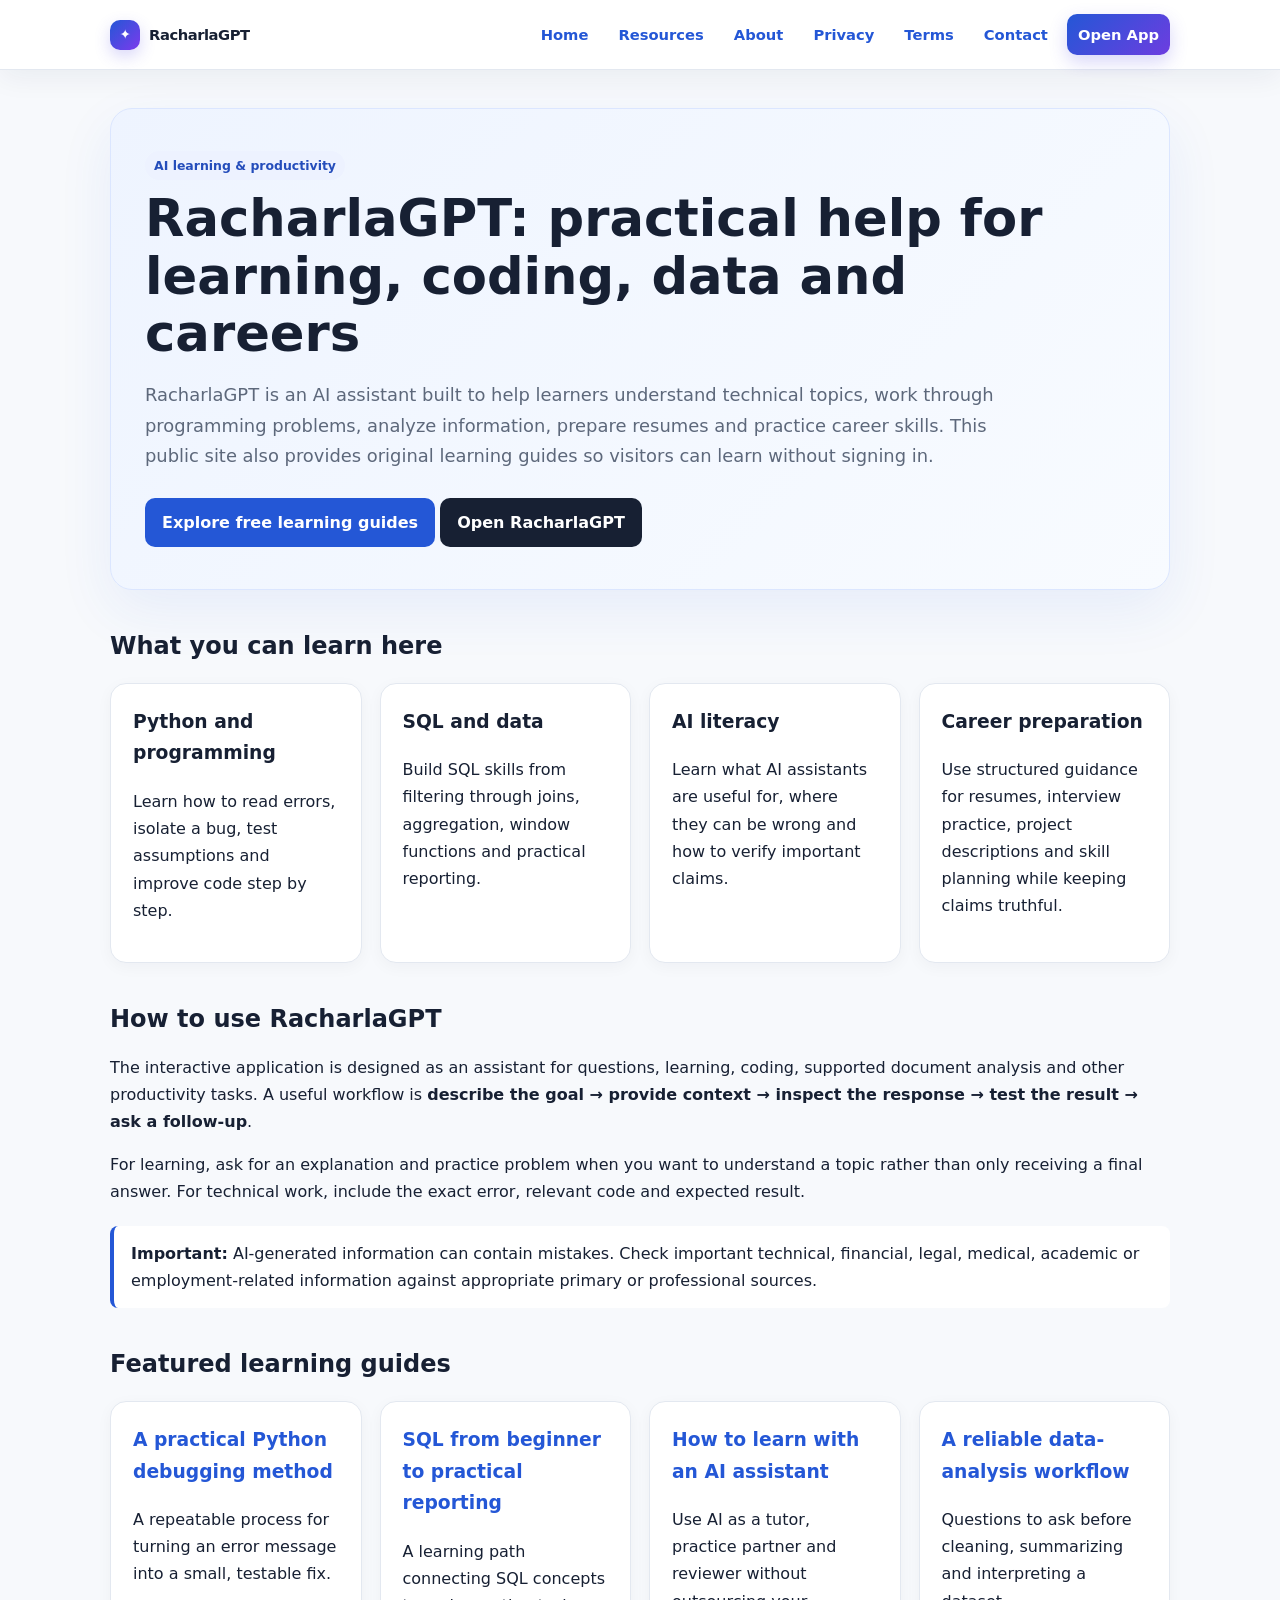
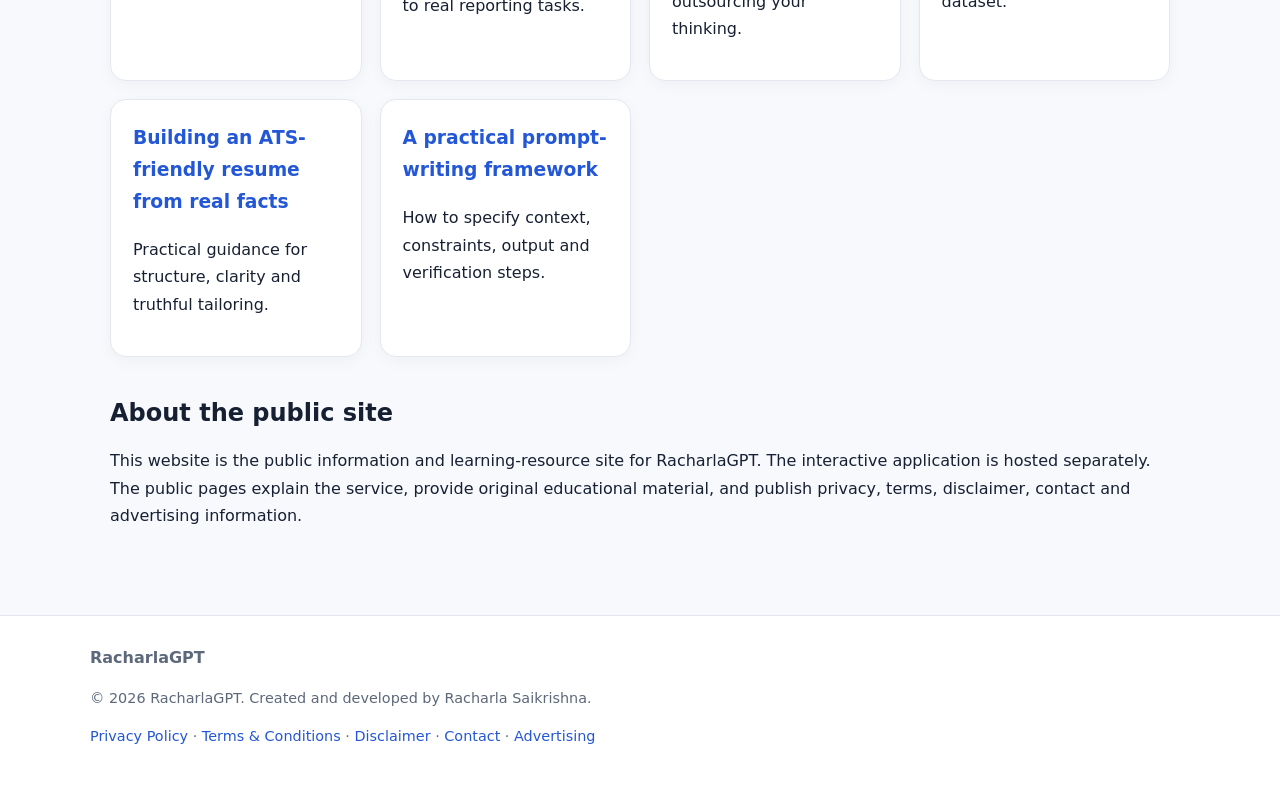
<file: index.html>
<!doctype html><html lang="en"><head><meta charset="utf-8"><meta name="viewport" content="width=device-width,initial-scale=1"><title>RacharlaGPT — AI Learning, Coding & Career Resources</title><meta name="description" content="RacharlaGPT provides practical AI assistance plus original learning resources for programming, SQL, data analysis, AI literacy and career preparation."><meta name="robots" content="index, follow"><meta name="google-adsense-account" content="ca-pub-1188239058737040"><link rel="canonical" href="https://racharlagpt.in/"><link rel="stylesheet" href="style.css"><script async src="https://pagead2.googlesyndication.com/pagead/js/adsbygoogle.js?client=ca-pub-1188239058737040" crossorigin="anonymous"></script></head><body><header><nav class="nav"><a class="brand" href="index.html">RacharlaGPT</a><a href="index.html">Home</a><a href="resources.html">Resources</a><a href="about.html">About</a><a href="privacy.html">Privacy</a><a href="terms.html">Terms</a><a href="contact.html">Contact</a><a class="nav-app" href="https://racharlagpt.streamlit.app/">Open App</a></nav></header><main><section class="hero"><span class="tag">AI learning & productivity</span><h1>RacharlaGPT: practical help for learning, coding, data and careers</h1><p class="lead">RacharlaGPT is an AI assistant built to help learners understand technical topics, work through programming problems, analyze information, prepare resumes and practice career skills. This public site also provides original learning guides so visitors can learn without signing in.</p><a class="cta" href="resources.html">Explore free learning guides</a> <a class="cta" style="background:#172033" href="https://racharlagpt.streamlit.app/">Open RacharlaGPT</a></section><h2>What you can learn here</h2><div class="grid"><div class="card"><h3>Python and programming</h3><p>Learn how to read errors, isolate a bug, test assumptions and improve code step by step.</p></div><div class="card"><h3>SQL and data</h3><p>Build SQL skills from filtering through joins, aggregation, window functions and practical reporting.</p></div><div class="card"><h3>AI literacy</h3><p>Learn what AI assistants are useful for, where they can be wrong and how to verify important claims.</p></div><div class="card"><h3>Career preparation</h3><p>Use structured guidance for resumes, interview practice, project descriptions and skill planning while keeping claims truthful.</p></div></div><h2>How to use RacharlaGPT</h2><p>The interactive application is designed as an assistant for questions, learning, coding, supported document analysis and other productivity tasks. A useful workflow is <strong>describe the goal → provide context → inspect the response → test the result → ask a follow-up</strong>.</p><p>For learning, ask for an explanation and practice problem when you want to understand a topic rather than only receiving a final answer. For technical work, include the exact error, relevant code and expected result.</p><div class="note"><strong>Important:</strong> AI-generated information can contain mistakes. Check important technical, financial, legal, medical, academic or employment-related information against appropriate primary or professional sources.</div><h2>Featured learning guides</h2><div class="grid"><div class="card"><h3><a href="python-debugging.html">A practical Python debugging method</a></h3><p>A repeatable process for turning an error message into a small, testable fix.</p></div><div class="card"><h3><a href="sql-roadmap.html">SQL from beginner to practical reporting</a></h3><p>A learning path connecting SQL concepts to real reporting tasks.</p></div><div class="card"><h3><a href="ai-learning.html">How to learn with an AI assistant</a></h3><p>Use AI as a tutor, practice partner and reviewer without outsourcing your thinking.</p></div><div class="card"><h3><a href="data-analysis.html">A reliable data-analysis workflow</a></h3><p>Questions to ask before cleaning, summarizing and interpreting a dataset.</p></div><div class="card"><h3><a href="ats-resume.html">Building an ATS-friendly resume from real facts</a></h3><p>Practical guidance for structure, clarity and truthful tailoring.</p></div><div class="card"><h3><a href="prompting.html">A practical prompt-writing framework</a></h3><p>How to specify context, constraints, output and verification steps.</p></div></div><h2>About the public site</h2><p>This website is the public information and learning-resource site for RacharlaGPT. The interactive application is hosted separately. The public pages explain the service, provide original educational material, and publish privacy, terms, disclaimer, contact and advertising information.</p></main><footer><div class="footer-inner"><strong>RacharlaGPT</strong><p class="small">© 2026 RacharlaGPT. Created and developed by Racharla Saikrishna.</p><p class="small"><a href="privacy.html">Privacy Policy</a> · <a href="terms.html">Terms & Conditions</a> · <a href="disclaimer.html">Disclaimer</a> · <a href="contact.html">Contact</a> · <a href="advertising.html">Advertising</a></p></div></footer></body></html>
</file>
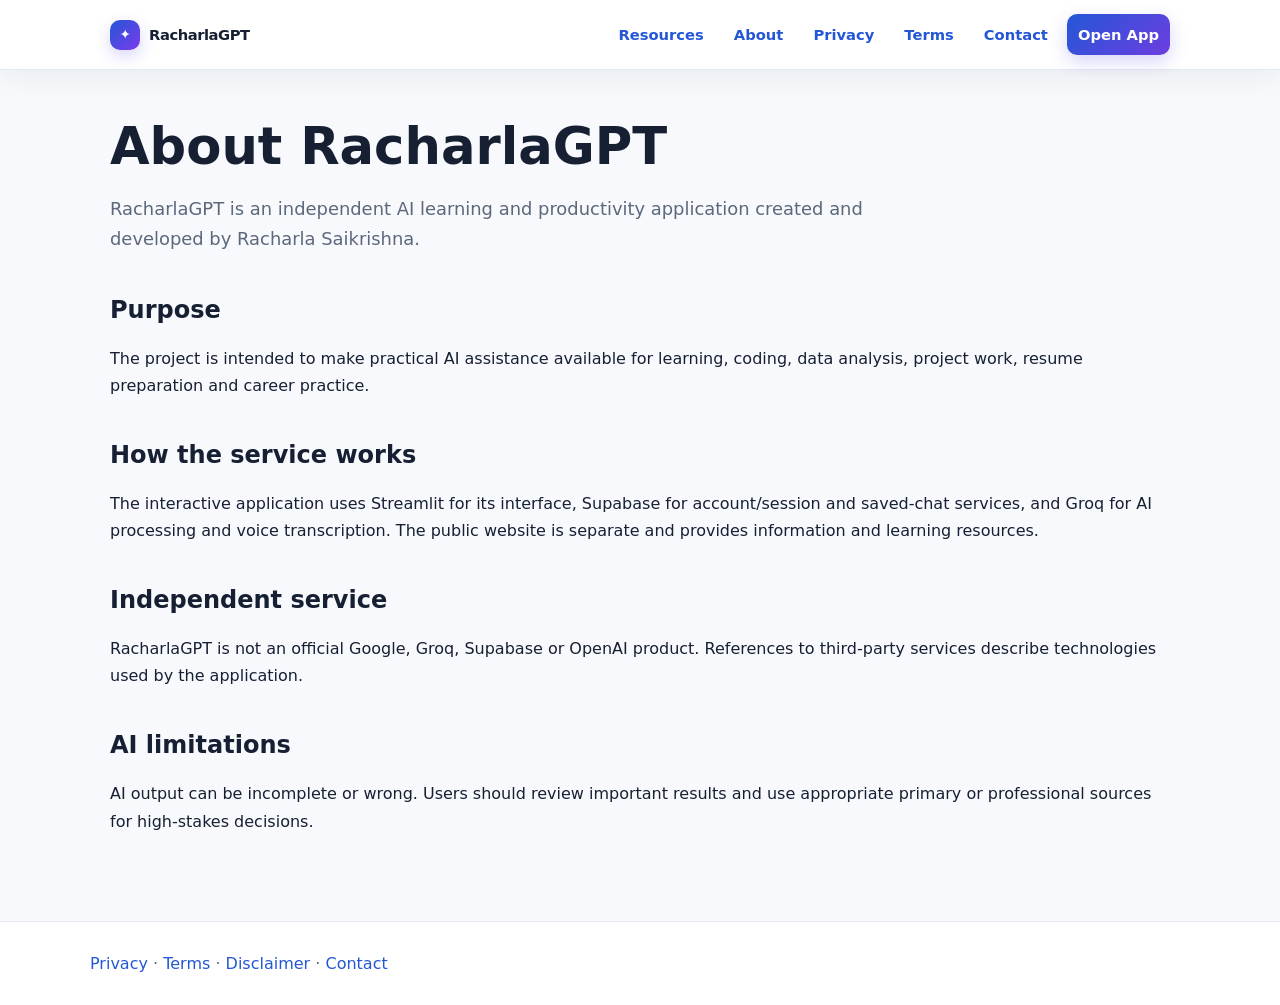
<file: about.html>
<!doctype html><html lang="en"><head><meta charset="utf-8"><meta name="viewport" content="width=device-width,initial-scale=1"><title>About RacharlaGPT</title><meta name="description" content="About the RacharlaGPT AI learning and productivity application."><link rel="stylesheet" href="style.css"></head><body><header><nav class="nav"><a class="brand" href="index.html">RacharlaGPT</a><a href="resources.html">Resources</a><a href="about.html">About</a><a href="privacy.html">Privacy</a><a href="terms.html">Terms</a><a href="contact.html">Contact</a><a class="nav-app" href="https://racharlagpt.streamlit.app/">Open App</a></nav></header><main><h1>About RacharlaGPT</h1><p class="lead">RacharlaGPT is an independent AI learning and productivity application created and developed by Racharla Saikrishna.</p><h2>Purpose</h2><p>The project is intended to make practical AI assistance available for learning, coding, data analysis, project work, resume preparation and career practice.</p><h2>How the service works</h2><p>The interactive application uses Streamlit for its interface, Supabase for account/session and saved-chat services, and Groq for AI processing and voice transcription. The public website is separate and provides information and learning resources.</p><h2>Independent service</h2><p>RacharlaGPT is not an official Google, Groq, Supabase or OpenAI product. References to third-party services describe technologies used by the application.</p><h2>AI limitations</h2><p>AI output can be incomplete or wrong. Users should review important results and use appropriate primary or professional sources for high-stakes decisions.</p></main><footer><div class="footer-inner"><a href="privacy.html">Privacy</a> · <a href="terms.html">Terms</a> · <a href="disclaimer.html">Disclaimer</a> · <a href="contact.html">Contact</a></div></footer></body></html>
</file>
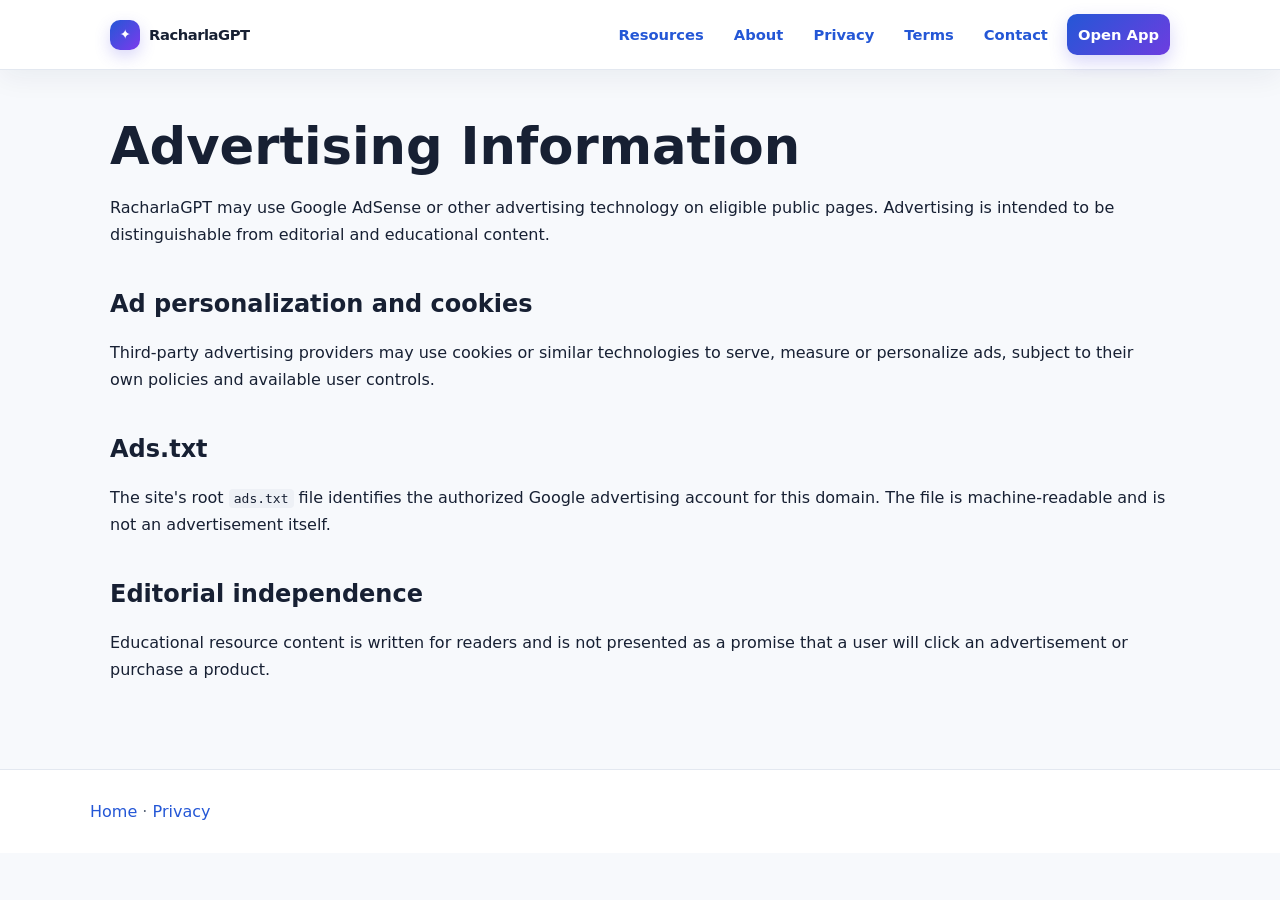
<file: advertising.html>
<!doctype html><html lang="en"><head><meta charset="utf-8"><meta name="viewport" content="width=device-width,initial-scale=1"><title>Advertising Information — RacharlaGPT</title><meta name="description" content="Advertising, cookies, ads.txt and editorial-content information for RacharlaGPT."><link rel="stylesheet" href="style.css"></head><body><header><nav class="nav"><a class="brand" href="index.html">RacharlaGPT</a><a href="resources.html">Resources</a><a href="about.html">About</a><a href="privacy.html">Privacy</a><a href="terms.html">Terms</a><a href="contact.html">Contact</a><a class="nav-app" href="https://racharlagpt.streamlit.app/">Open App</a></nav></header><main><h1>Advertising Information</h1><p>RacharlaGPT may use Google AdSense or other advertising technology on eligible public pages. Advertising is intended to be distinguishable from editorial and educational content.</p><h2>Ad personalization and cookies</h2><p>Third-party advertising providers may use cookies or similar technologies to serve, measure or personalize ads, subject to their own policies and available user controls.</p><h2>Ads.txt</h2><p>The site's root <code>ads.txt</code> file identifies the authorized Google advertising account for this domain. The file is machine-readable and is not an advertisement itself.</p><h2>Editorial independence</h2><p>Educational resource content is written for readers and is not presented as a promise that a user will click an advertisement or purchase a product.</p></main><footer><div class="footer-inner"><a href="index.html">Home</a> · <a href="privacy.html">Privacy</a></div></footer></body></html>
</file>
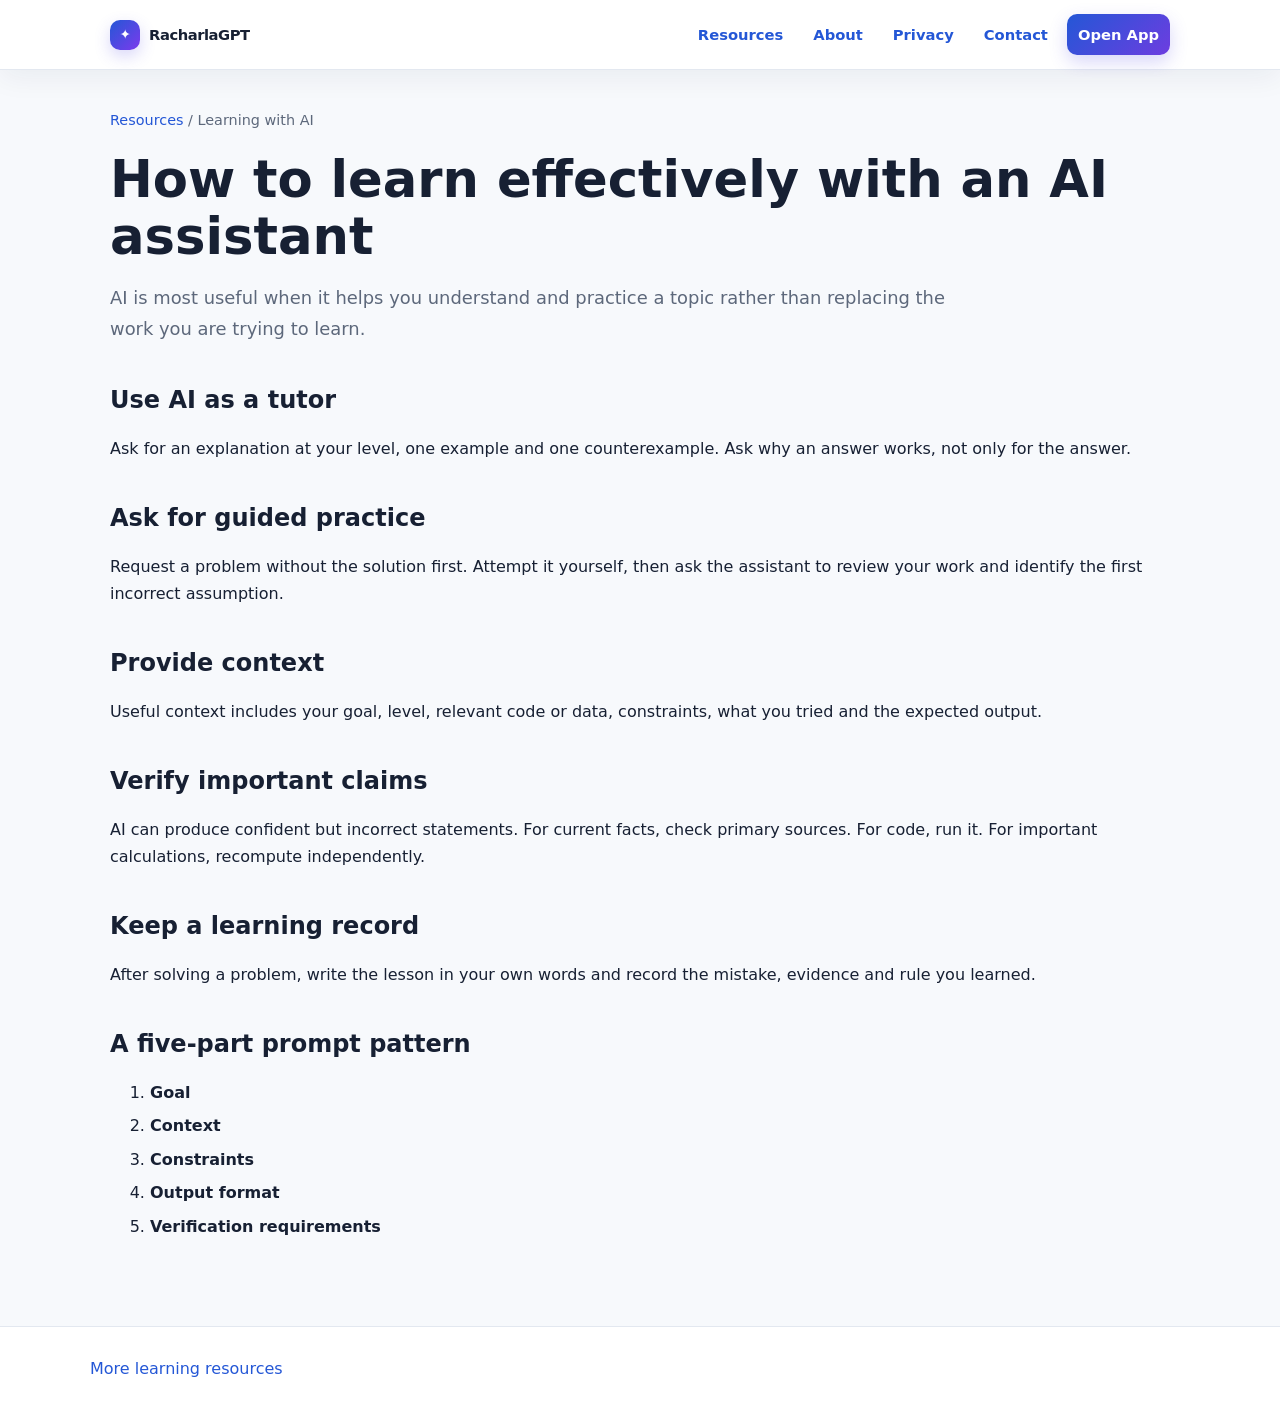
<file: ai-learning.html>
<!doctype html><html lang="en"><head><meta charset="utf-8"><meta name="viewport" content="width=device-width,initial-scale=1"><title>How to Learn with AI — RacharlaGPT</title><meta name="description" content="Practical ways to use an AI assistant as a tutor and practice partner."><link rel="stylesheet" href="style.css"></head><body><header><nav class="nav"><a class="brand" href="index.html">RacharlaGPT</a><a href="resources.html">Resources</a><a href="about.html">About</a><a href="privacy.html">Privacy</a><a href="contact.html">Contact</a><a class="nav-app" href="https://racharlagpt.streamlit.app/">Open App</a></nav></header><main><div class="breadcrumb"><a href="resources.html">Resources</a> / Learning with AI</div><h1>How to learn effectively with an AI assistant</h1><p class="lead">AI is most useful when it helps you understand and practice a topic rather than replacing the work you are trying to learn.</p><h2>Use AI as a tutor</h2><p>Ask for an explanation at your level, one example and one counterexample. Ask why an answer works, not only for the answer.</p><h2>Ask for guided practice</h2><p>Request a problem without the solution first. Attempt it yourself, then ask the assistant to review your work and identify the first incorrect assumption.</p><h2>Provide context</h2><p>Useful context includes your goal, level, relevant code or data, constraints, what you tried and the expected output.</p><h2>Verify important claims</h2><p>AI can produce confident but incorrect statements. For current facts, check primary sources. For code, run it. For important calculations, recompute independently.</p><h2>Keep a learning record</h2><p>After solving a problem, write the lesson in your own words and record the mistake, evidence and rule you learned.</p><h2>A five-part prompt pattern</h2><ol><li><strong>Goal</strong></li><li><strong>Context</strong></li><li><strong>Constraints</strong></li><li><strong>Output format</strong></li><li><strong>Verification requirements</strong></li></ol></main><footer><div class="footer-inner"><a href="resources.html">More learning resources</a></div></footer></body></html>
</file>
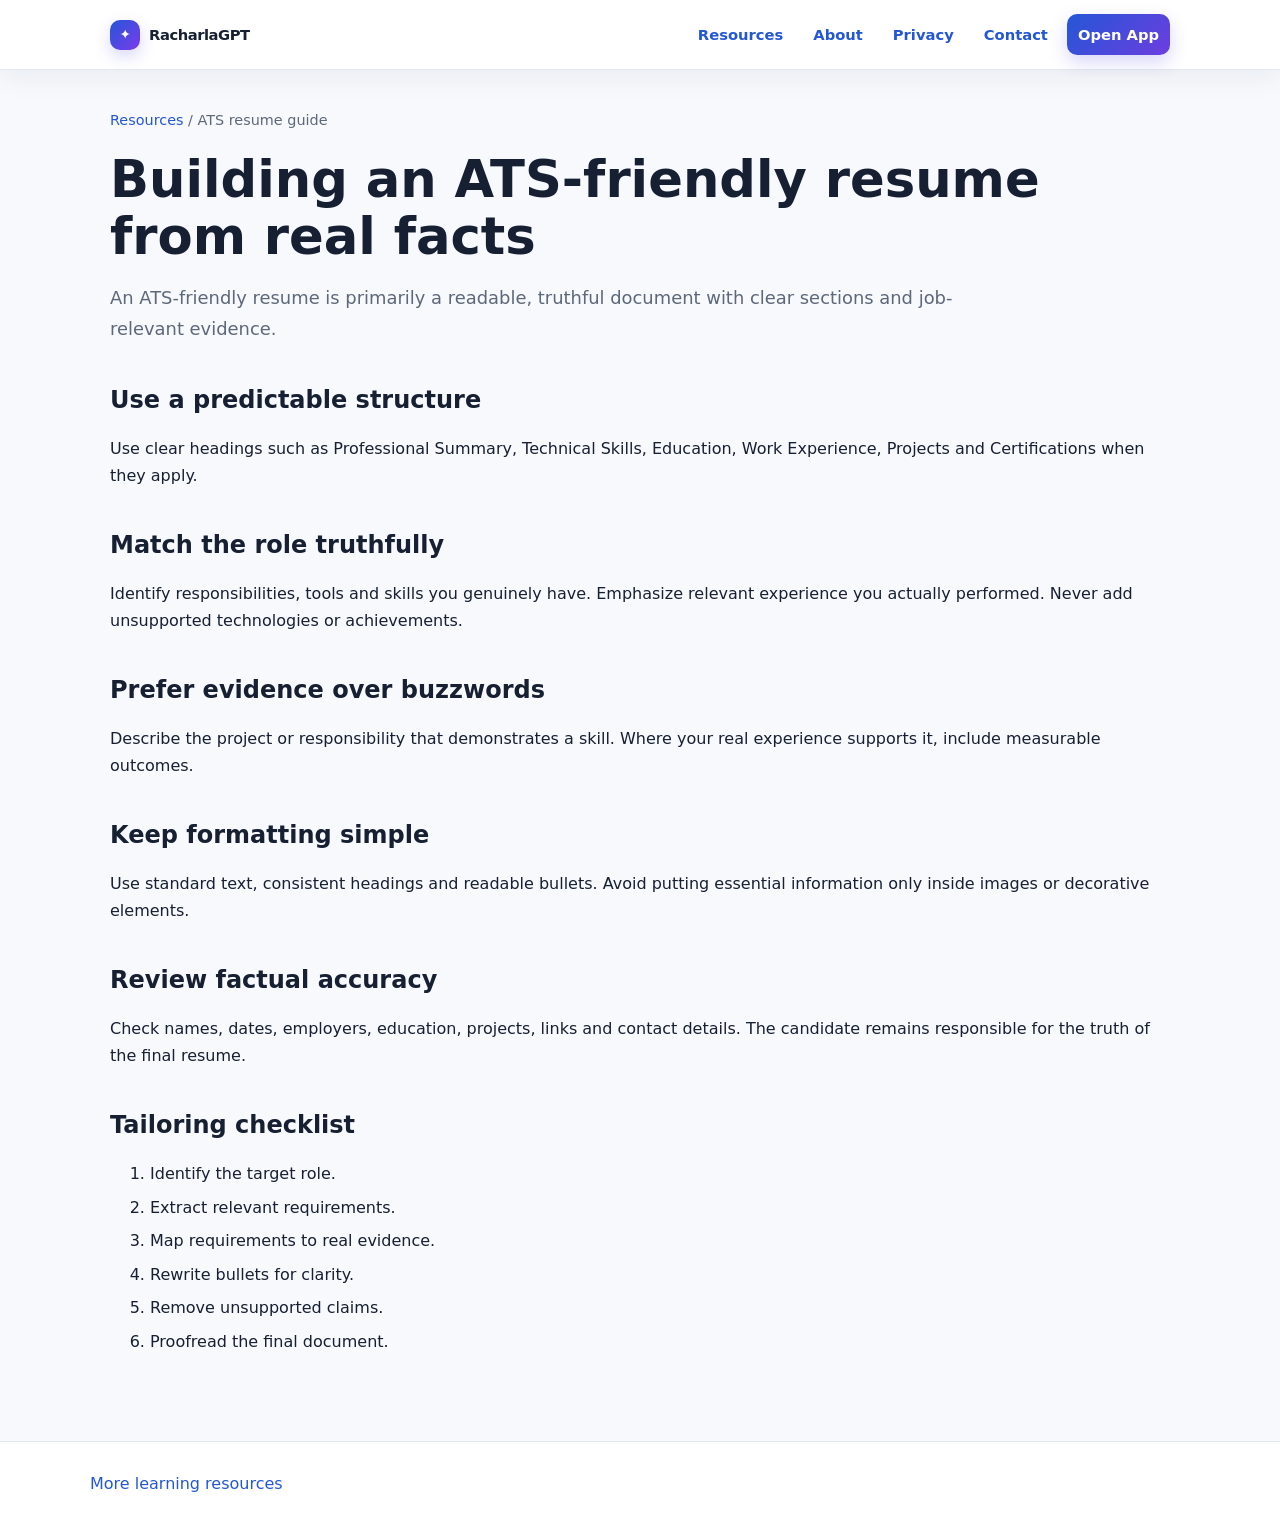
<file: ats-resume.html>
<!doctype html><html lang="en"><head><meta charset="utf-8"><meta name="viewport" content="width=device-width,initial-scale=1"><title>ATS Resume Guide — RacharlaGPT</title><meta name="description" content="Practical guidance for readable, truthful and job-relevant ATS resumes."><link rel="stylesheet" href="style.css"></head><body><header><nav class="nav"><a class="brand" href="index.html">RacharlaGPT</a><a href="resources.html">Resources</a><a href="about.html">About</a><a href="privacy.html">Privacy</a><a href="contact.html">Contact</a><a class="nav-app" href="https://racharlagpt.streamlit.app/">Open App</a></nav></header><main><div class="breadcrumb"><a href="resources.html">Resources</a> / ATS resume guide</div><h1>Building an ATS-friendly resume from real facts</h1><p class="lead">An ATS-friendly resume is primarily a readable, truthful document with clear sections and job-relevant evidence.</p><h2>Use a predictable structure</h2><p>Use clear headings such as Professional Summary, Technical Skills, Education, Work Experience, Projects and Certifications when they apply.</p><h2>Match the role truthfully</h2><p>Identify responsibilities, tools and skills you genuinely have. Emphasize relevant experience you actually performed. Never add unsupported technologies or achievements.</p><h2>Prefer evidence over buzzwords</h2><p>Describe the project or responsibility that demonstrates a skill. Where your real experience supports it, include measurable outcomes.</p><h2>Keep formatting simple</h2><p>Use standard text, consistent headings and readable bullets. Avoid putting essential information only inside images or decorative elements.</p><h2>Review factual accuracy</h2><p>Check names, dates, employers, education, projects, links and contact details. The candidate remains responsible for the truth of the final resume.</p><h2>Tailoring checklist</h2><ol><li>Identify the target role.</li><li>Extract relevant requirements.</li><li>Map requirements to real evidence.</li><li>Rewrite bullets for clarity.</li><li>Remove unsupported claims.</li><li>Proofread the final document.</li></ol></main><footer><div class="footer-inner"><a href="resources.html">More learning resources</a></div></footer></body></html>
</file>
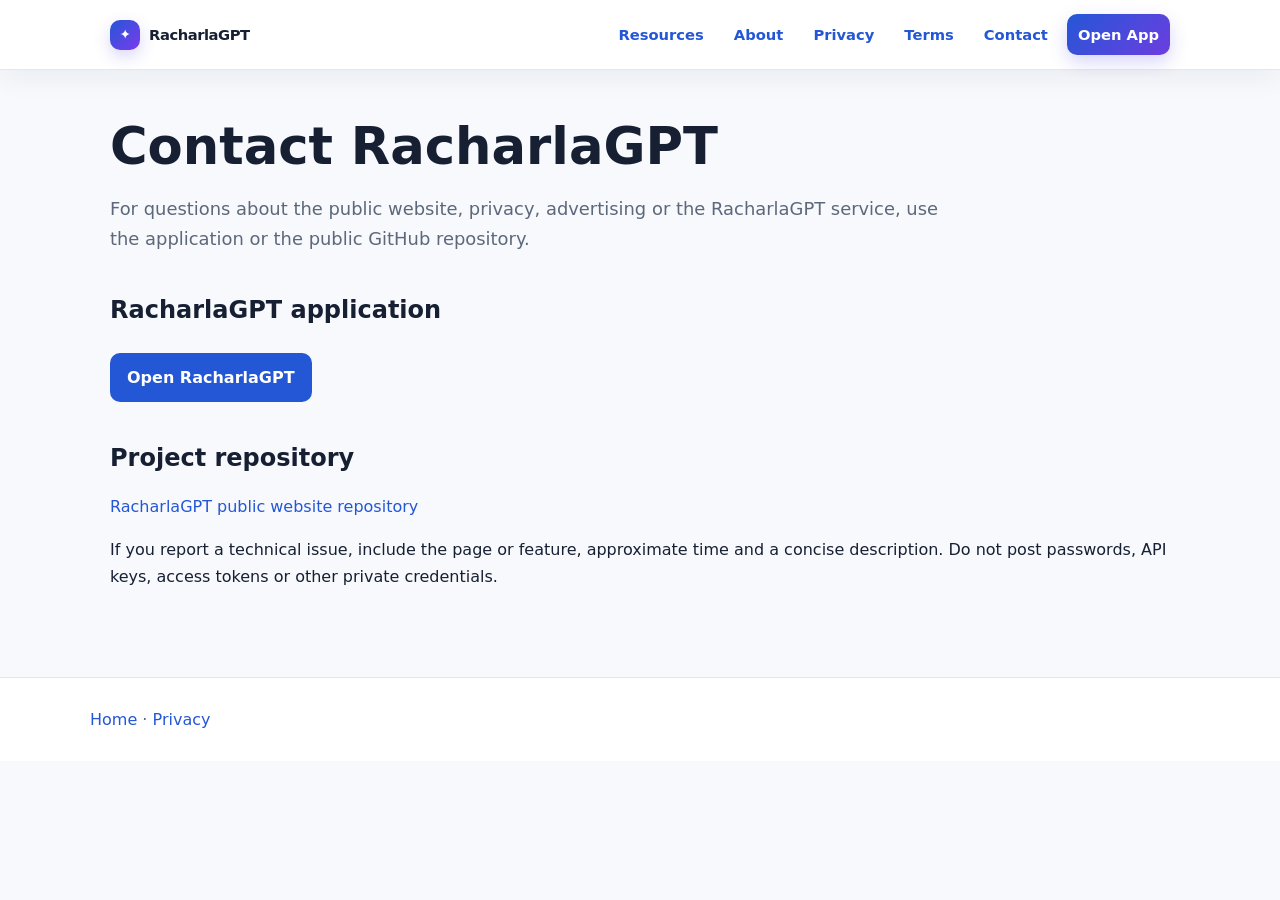
<file: contact.html>
<!doctype html><html lang="en"><head><meta charset="utf-8"><meta name="viewport" content="width=device-width,initial-scale=1"><title>Contact RacharlaGPT</title><meta name="description" content="Contact information for the RacharlaGPT public website and service."><link rel="stylesheet" href="style.css"></head><body><header><nav class="nav"><a class="brand" href="index.html">RacharlaGPT</a><a href="resources.html">Resources</a><a href="about.html">About</a><a href="privacy.html">Privacy</a><a href="terms.html">Terms</a><a href="contact.html">Contact</a><a class="nav-app" href="https://racharlagpt.streamlit.app/">Open App</a></nav></header><main><h1>Contact RacharlaGPT</h1><p class="lead">For questions about the public website, privacy, advertising or the RacharlaGPT service, use the application or the public GitHub repository.</p><h2>RacharlaGPT application</h2><p><a class="cta" href="https://racharlagpt.streamlit.app/">Open RacharlaGPT</a></p><h2>Project repository</h2><p><a href="https://github.com/Saikrishnakmnr/racharlagpt-adsense">RacharlaGPT public website repository</a></p><p>If you report a technical issue, include the page or feature, approximate time and a concise description. Do not post passwords, API keys, access tokens or other private credentials.</p></main><footer><div class="footer-inner"><a href="index.html">Home</a> · <a href="privacy.html">Privacy</a></div></footer></body></html>
</file>
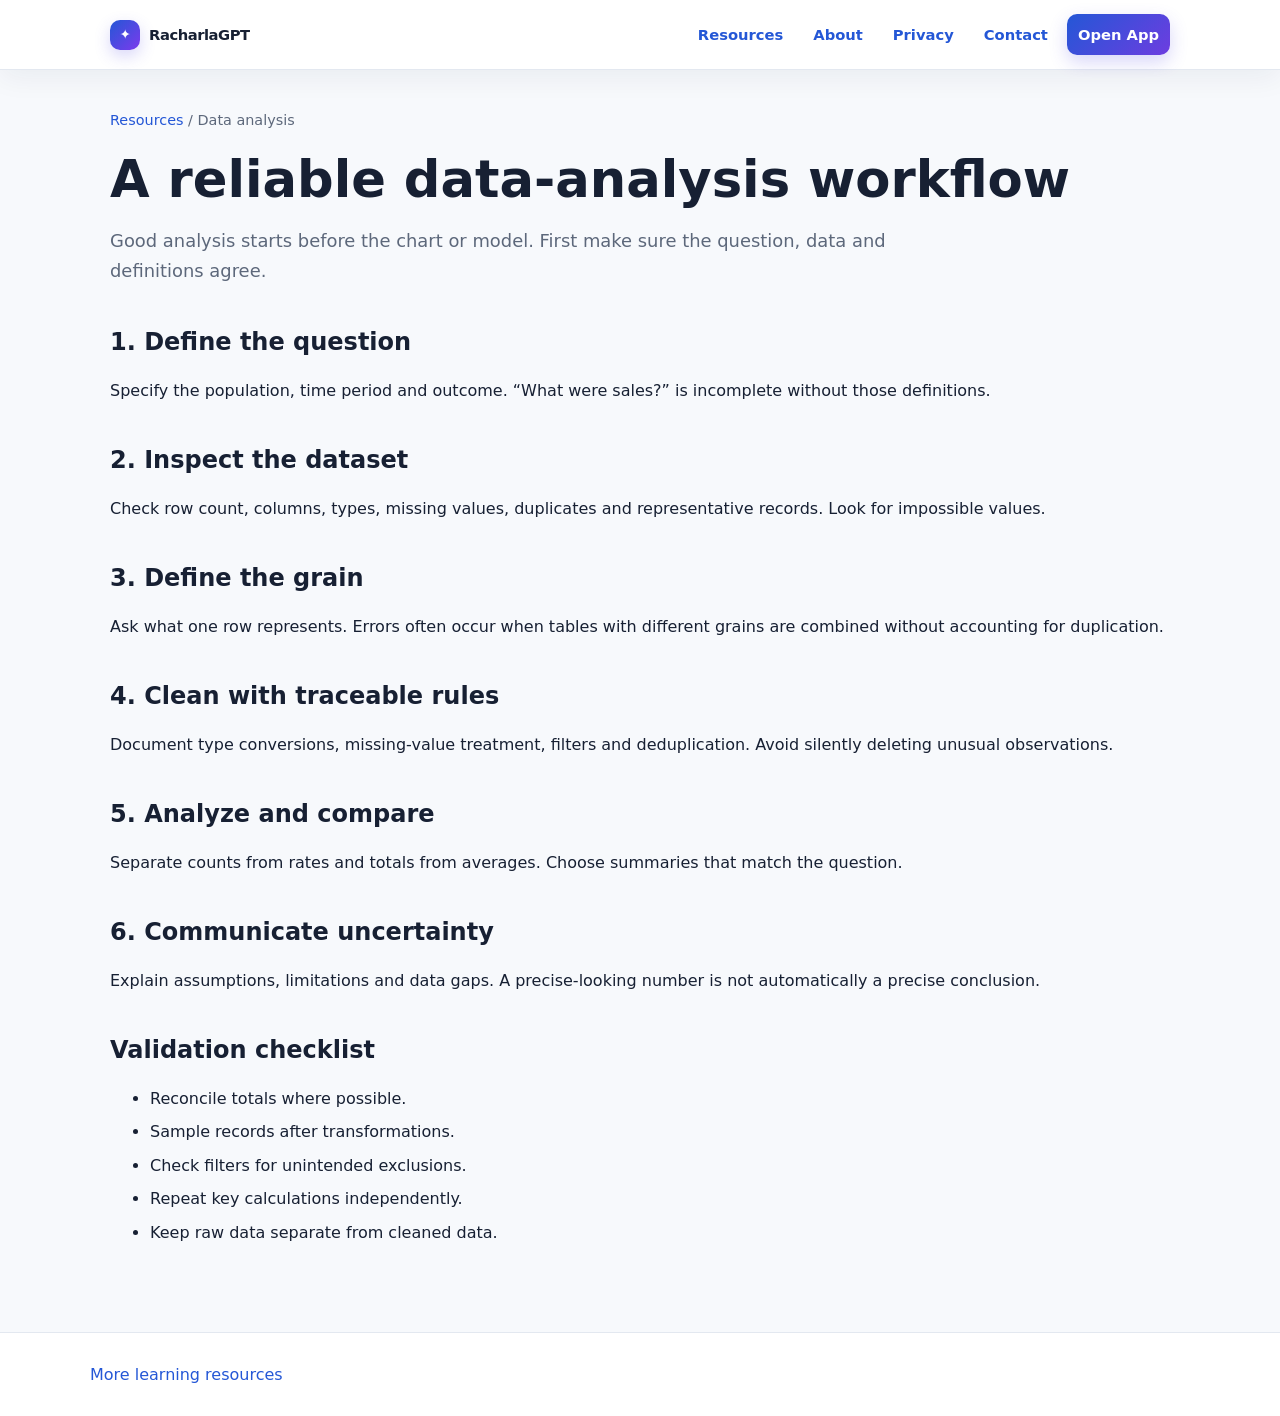
<file: data-analysis.html>
<!doctype html><html lang="en"><head><meta charset="utf-8"><meta name="viewport" content="width=device-width,initial-scale=1"><title>Data Analysis Workflow — RacharlaGPT</title><meta name="description" content="A practical workflow for framing, cleaning, validating and communicating data analysis."><link rel="stylesheet" href="style.css"></head><body><header><nav class="nav"><a class="brand" href="index.html">RacharlaGPT</a><a href="resources.html">Resources</a><a href="about.html">About</a><a href="privacy.html">Privacy</a><a href="contact.html">Contact</a><a class="nav-app" href="https://racharlagpt.streamlit.app/">Open App</a></nav></header><main><div class="breadcrumb"><a href="resources.html">Resources</a> / Data analysis</div><h1>A reliable data-analysis workflow</h1><p class="lead">Good analysis starts before the chart or model. First make sure the question, data and definitions agree.</p><h2>1. Define the question</h2><p>Specify the population, time period and outcome. “What were sales?” is incomplete without those definitions.</p><h2>2. Inspect the dataset</h2><p>Check row count, columns, types, missing values, duplicates and representative records. Look for impossible values.</p><h2>3. Define the grain</h2><p>Ask what one row represents. Errors often occur when tables with different grains are combined without accounting for duplication.</p><h2>4. Clean with traceable rules</h2><p>Document type conversions, missing-value treatment, filters and deduplication. Avoid silently deleting unusual observations.</p><h2>5. Analyze and compare</h2><p>Separate counts from rates and totals from averages. Choose summaries that match the question.</p><h2>6. Communicate uncertainty</h2><p>Explain assumptions, limitations and data gaps. A precise-looking number is not automatically a precise conclusion.</p><h2>Validation checklist</h2><ul><li>Reconcile totals where possible.</li><li>Sample records after transformations.</li><li>Check filters for unintended exclusions.</li><li>Repeat key calculations independently.</li><li>Keep raw data separate from cleaned data.</li></ul></main><footer><div class="footer-inner"><a href="resources.html">More learning resources</a></div></footer></body></html>
</file>
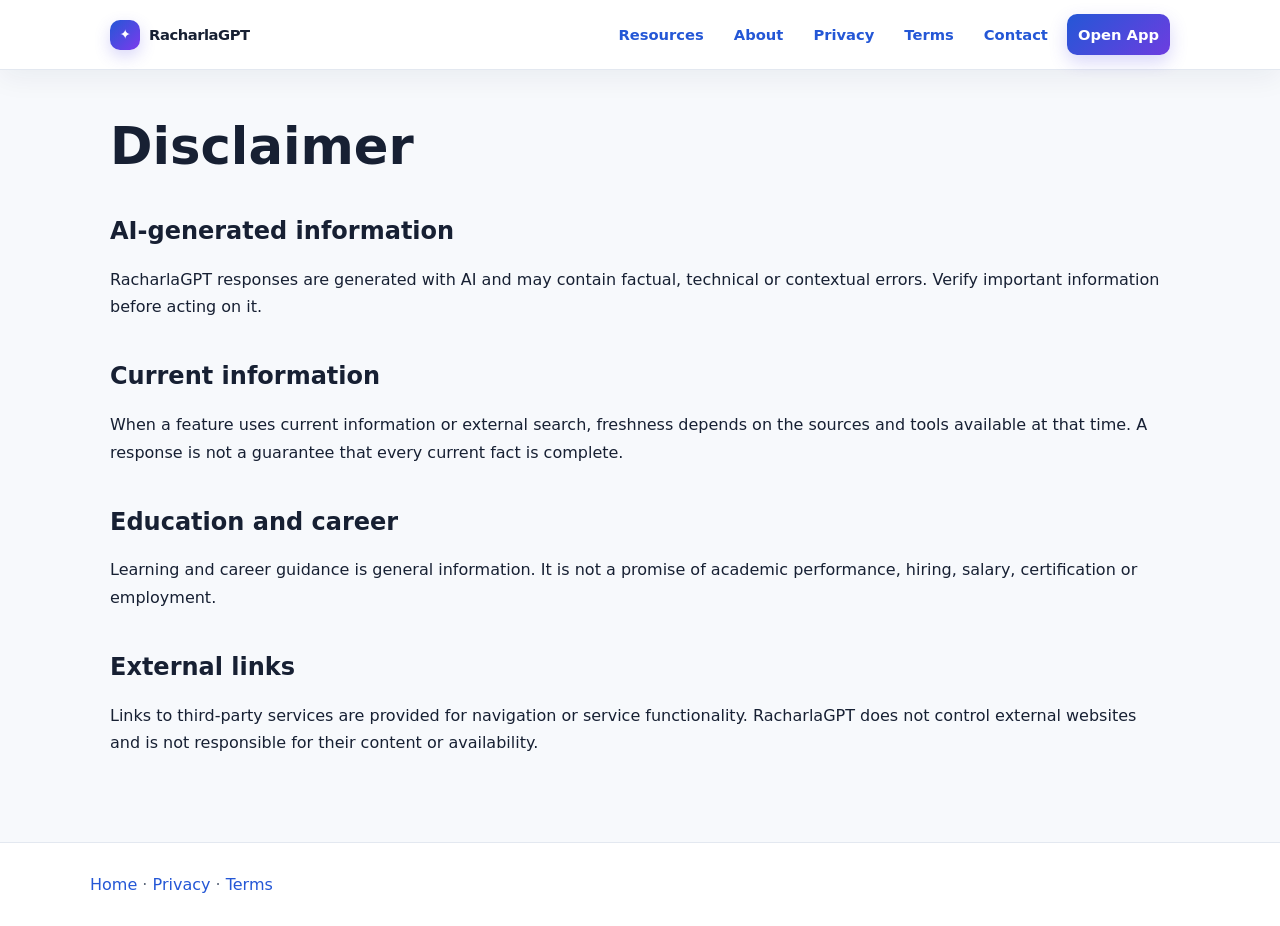
<file: disclaimer.html>
<!doctype html><html lang="en"><head><meta charset="utf-8"><meta name="viewport" content="width=device-width,initial-scale=1"><title>Disclaimer — RacharlaGPT</title><meta name="description" content="RacharlaGPT AI, educational, career and external-link disclaimer."><link rel="stylesheet" href="style.css"></head><body><header><nav class="nav"><a class="brand" href="index.html">RacharlaGPT</a><a href="resources.html">Resources</a><a href="about.html">About</a><a href="privacy.html">Privacy</a><a href="terms.html">Terms</a><a href="contact.html">Contact</a><a class="nav-app" href="https://racharlagpt.streamlit.app/">Open App</a></nav></header><main><h1>Disclaimer</h1><h2>AI-generated information</h2><p>RacharlaGPT responses are generated with AI and may contain factual, technical or contextual errors. Verify important information before acting on it.</p><h2>Current information</h2><p>When a feature uses current information or external search, freshness depends on the sources and tools available at that time. A response is not a guarantee that every current fact is complete.</p><h2>Education and career</h2><p>Learning and career guidance is general information. It is not a promise of academic performance, hiring, salary, certification or employment.</p><h2>External links</h2><p>Links to third-party services are provided for navigation or service functionality. RacharlaGPT does not control external websites and is not responsible for their content or availability.</p></main><footer><div class="footer-inner"><a href="index.html">Home</a> · <a href="privacy.html">Privacy</a> · <a href="terms.html">Terms</a></div></footer></body></html>
</file>
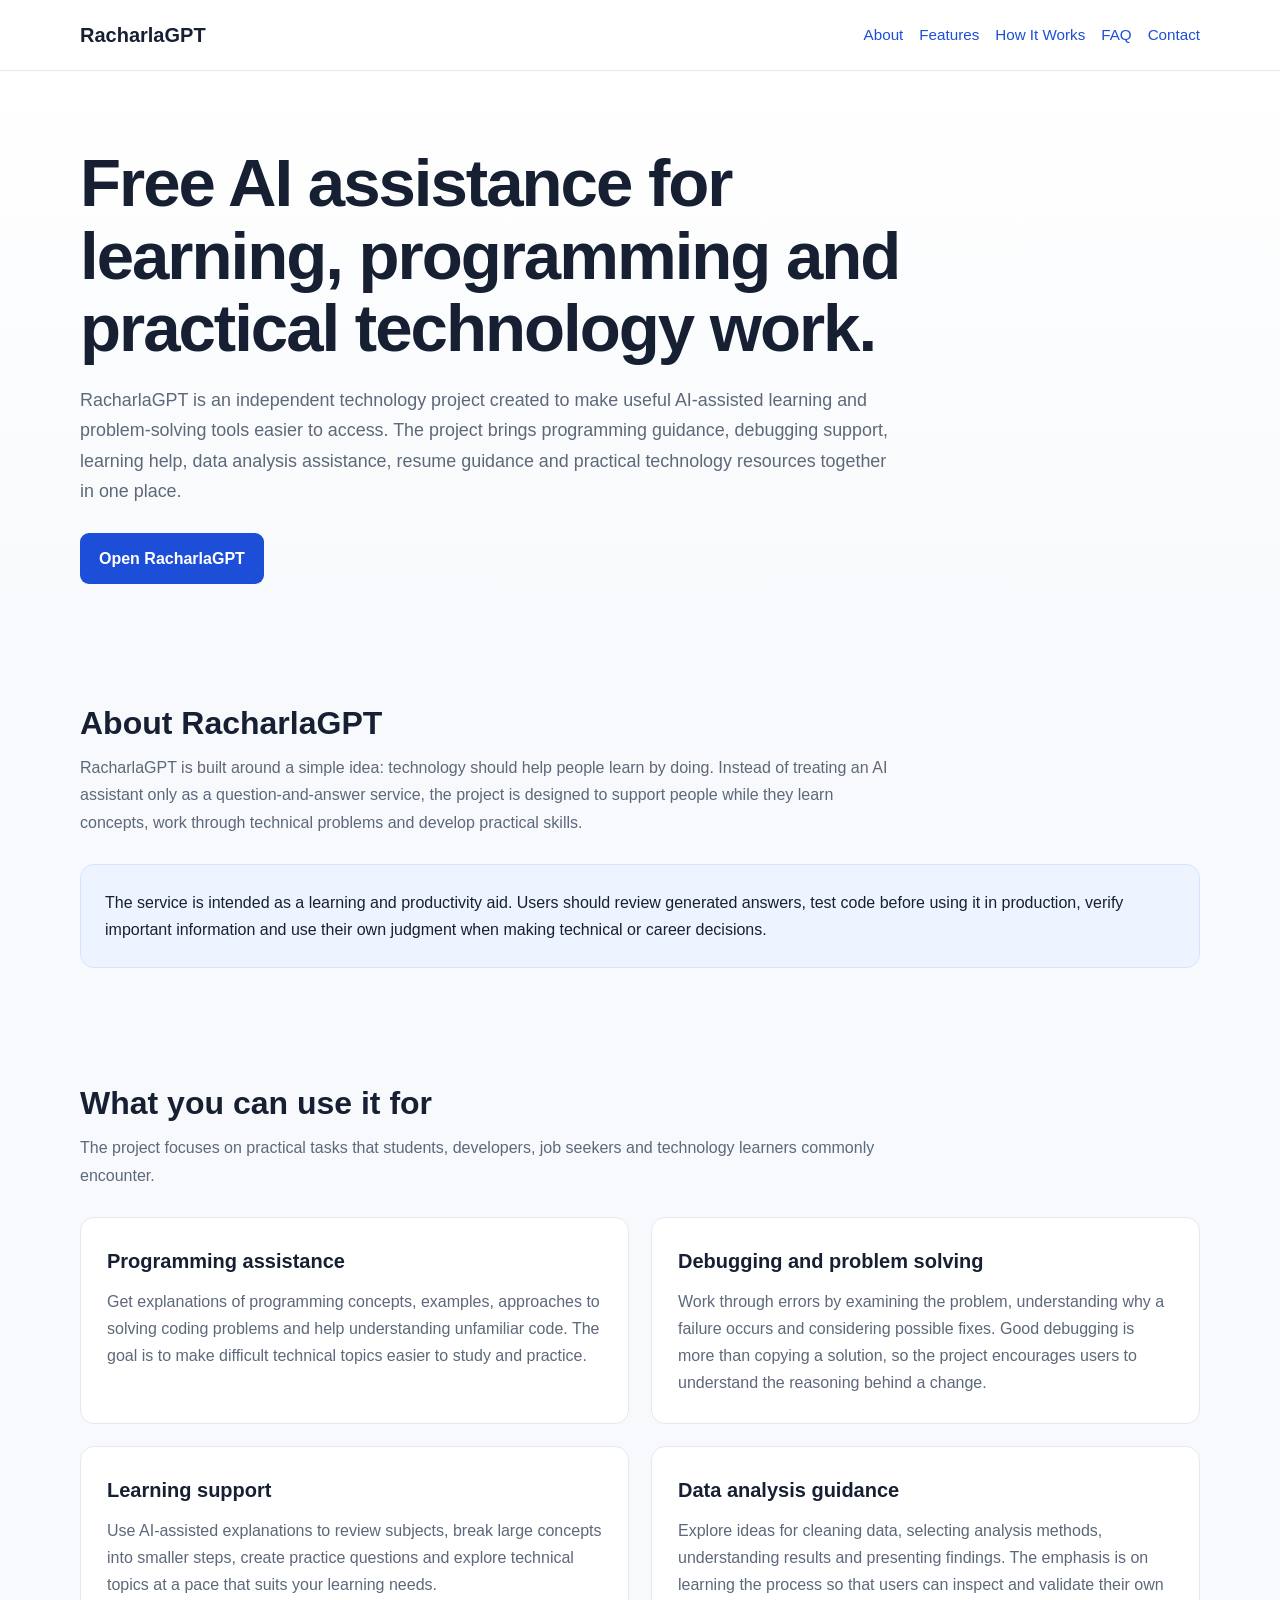
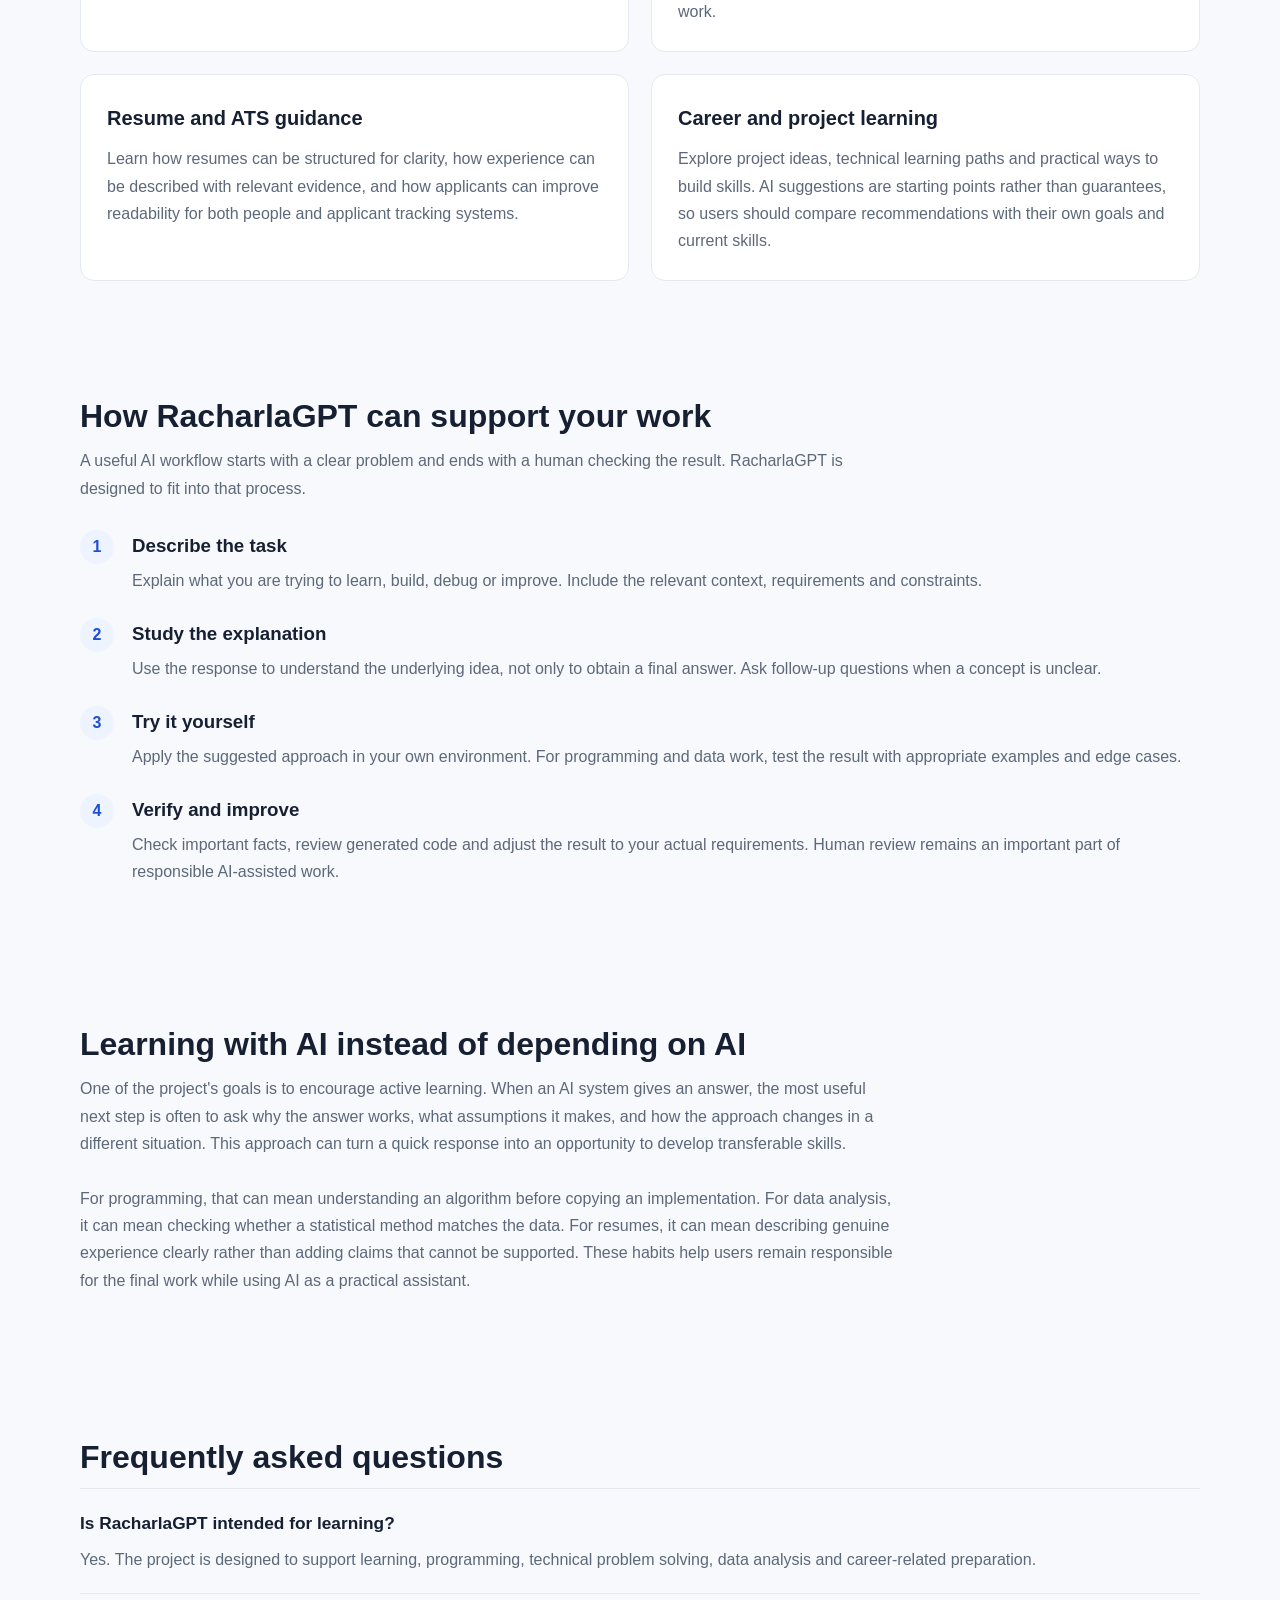
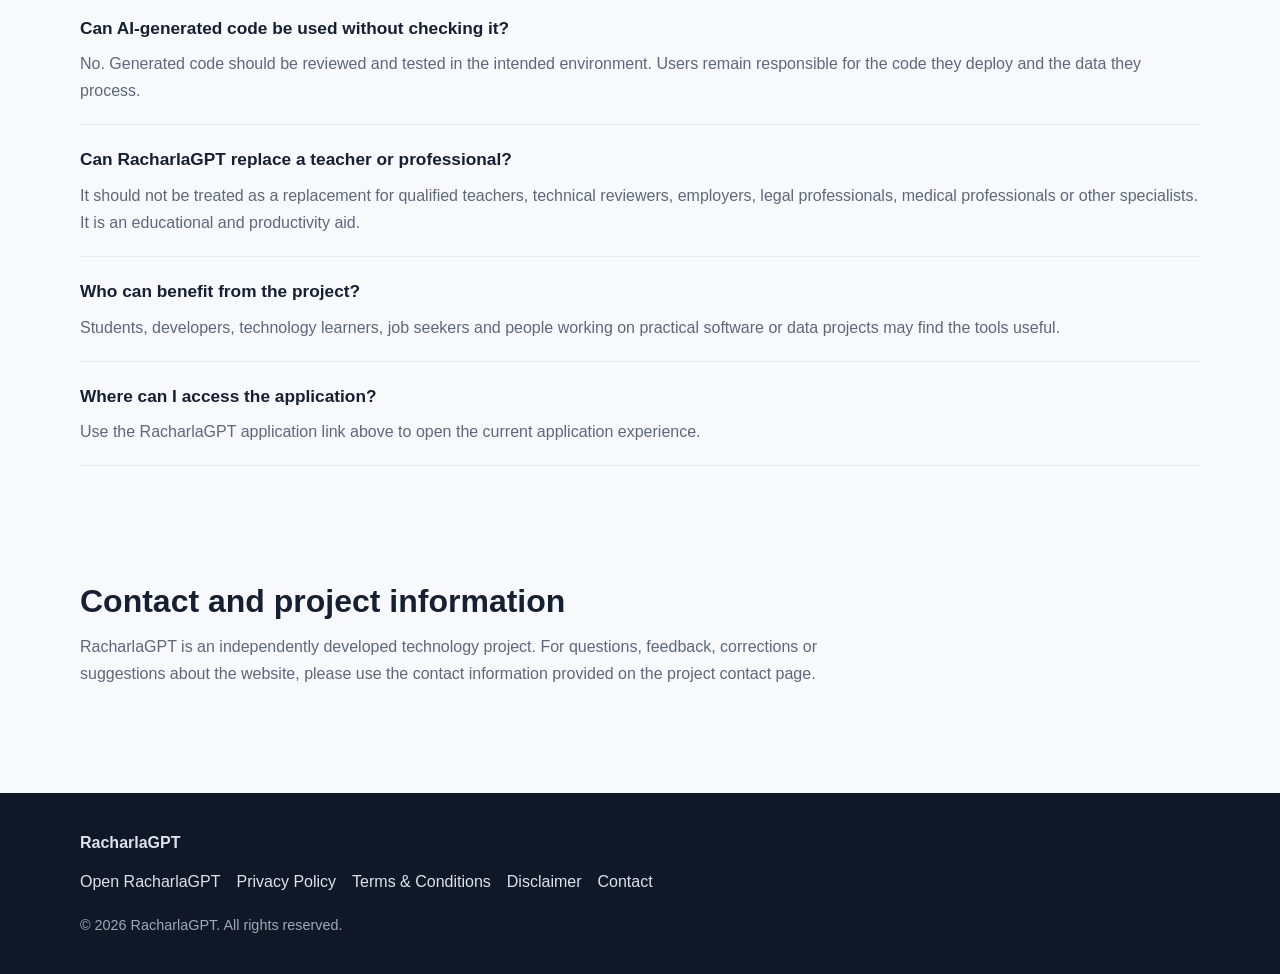
<file: index (1).html>
<!DOCTYPE html>
<html lang="en">
<head>
<meta charset="UTF-8">
<meta name="viewport" content="width=device-width, initial-scale=1.0">
<title>RacharlaGPT — Free AI Learning, Programming & Career Assistance</title>
<meta name="description" content="RacharlaGPT is an independent technology project offering free AI-assisted programming help, debugging guidance, learning support, data analysis assistance, ATS resume guidance, and practical career learning resources.">
<meta name="robots" content="index, follow">
<meta name="google-adsense-account" content="ca-pub-1188239058737040">
<script async src="https://pagead2.googlesyndication.com/pagead/js/adsbygoogle.js?client=ca-pub-1188239058737040" crossorigin="anonymous"></script>
<style>
:root{--bg:#f7f9fc;--surface:#fff;--text:#172033;--muted:#5d687a;--border:#e4e9f0;--primary:#1d4ed8;--primary-dark:#173ea6;--soft:#eef4ff;--max:1120px}
*{box-sizing:border-box}html{scroll-behavior:smooth}body{margin:0;font-family:Arial,Helvetica,sans-serif;line-height:1.7;color:var(--text);background:var(--bg)}
a{color:var(--primary);text-decoration:none}a:hover{text-decoration:underline}.container{width:min(100% - 32px,var(--max));margin:0 auto}
header{background:var(--surface);border-bottom:1px solid var(--border);position:sticky;top:0;z-index:10}.nav{min-height:70px;display:flex;align-items:center;justify-content:space-between;gap:24px}
.brand{font-size:1.25rem;font-weight:800;color:var(--text);white-space:nowrap}nav{display:flex;flex-wrap:wrap;justify-content:flex-end;gap:16px;font-size:.95rem}
.hero{padding:76px 0 62px;background:linear-gradient(180deg,#fff 0%,#f7f9fc 100%)}.hero h1{max-width:820px;margin:0 0 20px;font-size:clamp(2.2rem,6vw,4.2rem);line-height:1.08;letter-spacing:-.03em}
.hero p{max-width:820px;margin:0 0 26px;color:var(--muted);font-size:1.12rem}.button{display:inline-block;padding:12px 19px;border-radius:9px;background:var(--primary);color:#fff;font-weight:700}.button:hover{background:var(--primary-dark);text-decoration:none}
main section{padding:58px 0}.section-title{margin:0 0 12px;font-size:2rem;line-height:1.2}.section-intro{max-width:820px;margin:0 0 28px;color:var(--muted)}
.grid{display:grid;grid-template-columns:repeat(2,minmax(0,1fr));gap:22px}.card{background:var(--surface);border:1px solid var(--border);border-radius:14px;padding:26px}.card h3{margin:0 0 10px;font-size:1.25rem}.card p{margin:0;color:var(--muted)}
.steps{counter-reset:step}.step{position:relative;padding-left:52px;margin:0 0 24px}.step:before{counter-increment:step;content:counter(step);position:absolute;left:0;top:0;width:34px;height:34px;display:grid;place-items:center;border-radius:50%;background:var(--soft);color:var(--primary);font-weight:800}.step h3{margin:0 0 5px}.step p{margin:0;color:var(--muted)}
.note{background:var(--soft);border:1px solid #d7e4ff;border-radius:14px;padding:24px}.note p{margin:0}.faq{border-top:1px solid var(--border);padding:20px 0}.faq:last-child{border-bottom:1px solid var(--border)}.faq h3{margin:0 0 7px;font-size:1.08rem}.faq p{margin:0;color:var(--muted)}
footer{margin-top:20px;padding:36px 0;background:#101827;color:#dce3ee}footer a{color:#dce3ee}.footer-links{display:flex;flex-wrap:wrap;gap:16px;margin-top:12px}.copyright{color:#9ba8bb;font-size:.9rem;margin-top:18px}
@media(max-width:760px){.nav{align-items:flex-start;flex-direction:column;padding:15px 0}nav{justify-content:flex-start}.hero{padding-top:52px}.grid{grid-template-columns:1fr}}
</style>
</head>
<body>
<header><div class="container nav">
<a class="brand" href="/">RacharlaGPT</a>
<nav aria-label="Primary navigation">
<a href="#about">About</a><a href="#features">Features</a><a href="#how-it-works">How It Works</a><a href="#faq">FAQ</a><a href="#contact">Contact</a>
</nav>
</div></header>

<main>
<section class="hero"><div class="container">
<h1>Free AI assistance for learning, programming and practical technology work.</h1>
<p>RacharlaGPT is an independent technology project created to make useful AI-assisted learning and problem-solving tools easier to access. The project brings programming guidance, debugging support, learning help, data analysis assistance, resume guidance and practical technology resources together in one place.</p>
<a class="button" href="https://spin.racharlagpt.in/" rel="noopener">Open RacharlaGPT</a>
</div></section>

<section id="about"><div class="container">
<h2 class="section-title">About RacharlaGPT</h2>
<p class="section-intro">RacharlaGPT is built around a simple idea: technology should help people learn by doing. Instead of treating an AI assistant only as a question-and-answer service, the project is designed to support people while they learn concepts, work through technical problems and develop practical skills.</p>
<div class="note"><p>The service is intended as a learning and productivity aid. Users should review generated answers, test code before using it in production, verify important information and use their own judgment when making technical or career decisions.</p></div>
</div></section>

<section id="features"><div class="container">
<h2 class="section-title">What you can use it for</h2>
<p class="section-intro">The project focuses on practical tasks that students, developers, job seekers and technology learners commonly encounter.</p>
<div class="grid">
<article class="card"><h3>Programming assistance</h3><p>Get explanations of programming concepts, examples, approaches to solving coding problems and help understanding unfamiliar code. The goal is to make difficult technical topics easier to study and practice.</p></article>
<article class="card"><h3>Debugging and problem solving</h3><p>Work through errors by examining the problem, understanding why a failure occurs and considering possible fixes. Good debugging is more than copying a solution, so the project encourages users to understand the reasoning behind a change.</p></article>
<article class="card"><h3>Learning support</h3><p>Use AI-assisted explanations to review subjects, break large concepts into smaller steps, create practice questions and explore technical topics at a pace that suits your learning needs.</p></article>
<article class="card"><h3>Data analysis guidance</h3><p>Explore ideas for cleaning data, selecting analysis methods, understanding results and presenting findings. The emphasis is on learning the process so that users can inspect and validate their own work.</p></article>
<article class="card"><h3>Resume and ATS guidance</h3><p>Learn how resumes can be structured for clarity, how experience can be described with relevant evidence, and how applicants can improve readability for both people and applicant tracking systems.</p></article>
<article class="card"><h3>Career and project learning</h3><p>Explore project ideas, technical learning paths and practical ways to build skills. AI suggestions are starting points rather than guarantees, so users should compare recommendations with their own goals and current skills.</p></article>
</div></div></section>

<section id="how-it-works"><div class="container">
<h2 class="section-title">How RacharlaGPT can support your work</h2>
<p class="section-intro">A useful AI workflow starts with a clear problem and ends with a human checking the result. RacharlaGPT is designed to fit into that process.</p>
<div class="steps">
<div class="step"><h3>Describe the task</h3><p>Explain what you are trying to learn, build, debug or improve. Include the relevant context, requirements and constraints.</p></div>
<div class="step"><h3>Study the explanation</h3><p>Use the response to understand the underlying idea, not only to obtain a final answer. Ask follow-up questions when a concept is unclear.</p></div>
<div class="step"><h3>Try it yourself</h3><p>Apply the suggested approach in your own environment. For programming and data work, test the result with appropriate examples and edge cases.</p></div>
<div class="step"><h3>Verify and improve</h3><p>Check important facts, review generated code and adjust the result to your actual requirements. Human review remains an important part of responsible AI-assisted work.</p></div>
</div></div></section>

<section><div class="container">
<h2 class="section-title">Learning with AI instead of depending on AI</h2>
<p class="section-intro">One of the project's goals is to encourage active learning. When an AI system gives an answer, the most useful next step is often to ask why the answer works, what assumptions it makes, and how the approach changes in a different situation. This approach can turn a quick response into an opportunity to develop transferable skills.</p>
<p class="section-intro">For programming, that can mean understanding an algorithm before copying an implementation. For data analysis, it can mean checking whether a statistical method matches the data. For resumes, it can mean describing genuine experience clearly rather than adding claims that cannot be supported. These habits help users remain responsible for the final work while using AI as a practical assistant.</p>
</div></section>

<section id="faq"><div class="container">
<h2 class="section-title">Frequently asked questions</h2>
<div class="faq"><h3>Is RacharlaGPT intended for learning?</h3><p>Yes. The project is designed to support learning, programming, technical problem solving, data analysis and career-related preparation.</p></div>
<div class="faq"><h3>Can AI-generated code be used without checking it?</h3><p>No. Generated code should be reviewed and tested in the intended environment. Users remain responsible for the code they deploy and the data they process.</p></div>
<div class="faq"><h3>Can RacharlaGPT replace a teacher or professional?</h3><p>It should not be treated as a replacement for qualified teachers, technical reviewers, employers, legal professionals, medical professionals or other specialists. It is an educational and productivity aid.</p></div>
<div class="faq"><h3>Who can benefit from the project?</h3><p>Students, developers, technology learners, job seekers and people working on practical software or data projects may find the tools useful.</p></div>
<div class="faq"><h3>Where can I access the application?</h3><p>Use the RacharlaGPT application link above to open the current application experience.</p></div>
</div></section>

<section id="contact"><div class="container">
<h2 class="section-title">Contact and project information</h2>
<p class="section-intro">RacharlaGPT is an independently developed technology project. For questions, feedback, corrections or suggestions about the website, please use the contact information provided on the project contact page.</p>
</div></section>
</main>

<footer><div class="container">
<strong>RacharlaGPT</strong>
<div class="footer-links">
<a href="https://spin.racharlagpt.in/" rel="noopener">Open RacharlaGPT</a>
<a href="/privacy.html">Privacy Policy</a>
<a href="/terms.html">Terms &amp; Conditions</a>
<a href="/disclaimer.html">Disclaimer</a>
<a href="/contact.html">Contact</a>
</div>
<div class="copyright">© 2026 RacharlaGPT. All rights reserved.</div>
</div></footer>
</body>
</html>
</file>
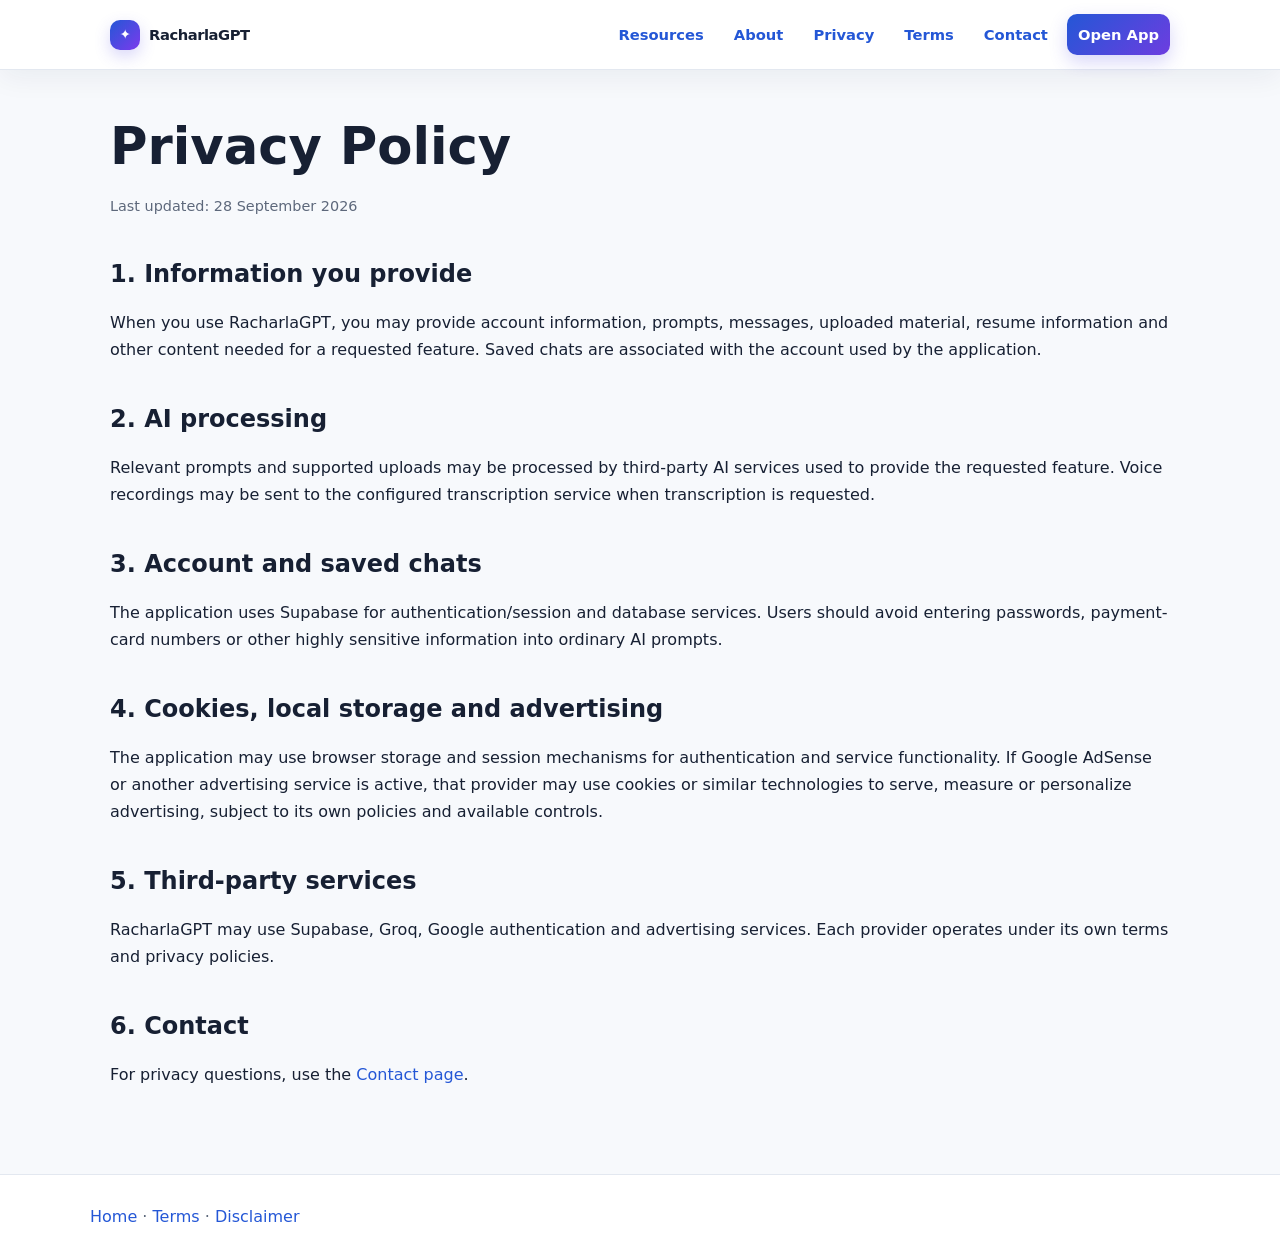
<file: privacy.html>
<!doctype html><html lang="en"><head><meta charset="utf-8"><meta name="viewport" content="width=device-width,initial-scale=1"><title>Privacy Policy — RacharlaGPT</title><meta name="description" content="RacharlaGPT privacy policy covering AI processing, cookies, advertising and third-party services."><link rel="stylesheet" href="style.css"></head><body><header><nav class="nav"><a class="brand" href="index.html">RacharlaGPT</a><a href="resources.html">Resources</a><a href="about.html">About</a><a href="privacy.html">Privacy</a><a href="terms.html">Terms</a><a href="contact.html">Contact</a><a class="nav-app" href="https://racharlagpt.streamlit.app/">Open App</a></nav></header><main><h1>Privacy Policy</h1><p class="small">Last updated: 28 September 2026</p><h2>1. Information you provide</h2><p>When you use RacharlaGPT, you may provide account information, prompts, messages, uploaded material, resume information and other content needed for a requested feature. Saved chats are associated with the account used by the application.</p><h2>2. AI processing</h2><p>Relevant prompts and supported uploads may be processed by third-party AI services used to provide the requested feature. Voice recordings may be sent to the configured transcription service when transcription is requested.</p><h2>3. Account and saved chats</h2><p>The application uses Supabase for authentication/session and database services. Users should avoid entering passwords, payment-card numbers or other highly sensitive information into ordinary AI prompts.</p><h2>4. Cookies, local storage and advertising</h2><p>The application may use browser storage and session mechanisms for authentication and service functionality. If Google AdSense or another advertising service is active, that provider may use cookies or similar technologies to serve, measure or personalize advertising, subject to its own policies and available controls.</p><h2>5. Third-party services</h2><p>RacharlaGPT may use Supabase, Groq, Google authentication and advertising services. Each provider operates under its own terms and privacy policies.</p><h2>6. Contact</h2><p>For privacy questions, use the <a href="contact.html">Contact page</a>.</p></main><footer><div class="footer-inner"><a href="index.html">Home</a> · <a href="terms.html">Terms</a> · <a href="disclaimer.html">Disclaimer</a></div></footer></body></html>
</file>
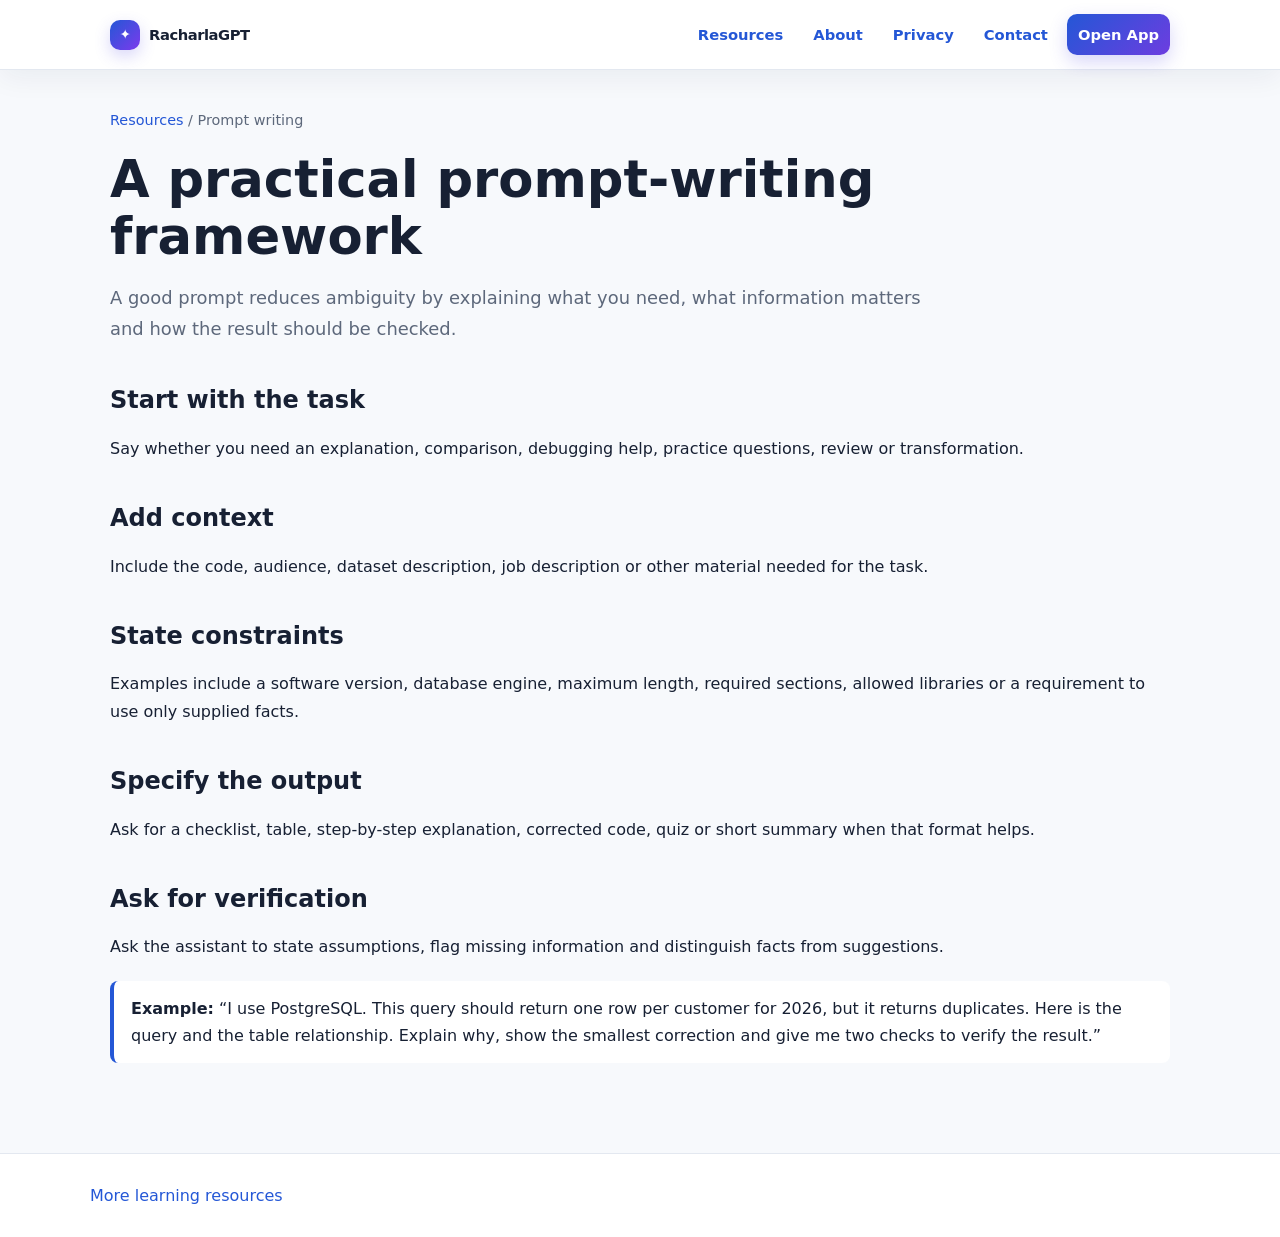
<file: prompting.html>
<!doctype html><html lang="en"><head><meta charset="utf-8"><meta name="viewport" content="width=device-width,initial-scale=1"><title>Prompt Writing Framework — RacharlaGPT</title><meta name="description" content="A practical framework for writing clear AI prompts with context, constraints and verification."><link rel="stylesheet" href="style.css"></head><body><header><nav class="nav"><a class="brand" href="index.html">RacharlaGPT</a><a href="resources.html">Resources</a><a href="about.html">About</a><a href="privacy.html">Privacy</a><a href="contact.html">Contact</a><a class="nav-app" href="https://racharlagpt.streamlit.app/">Open App</a></nav></header><main><div class="breadcrumb"><a href="resources.html">Resources</a> / Prompt writing</div><h1>A practical prompt-writing framework</h1><p class="lead">A good prompt reduces ambiguity by explaining what you need, what information matters and how the result should be checked.</p><h2>Start with the task</h2><p>Say whether you need an explanation, comparison, debugging help, practice questions, review or transformation.</p><h2>Add context</h2><p>Include the code, audience, dataset description, job description or other material needed for the task.</p><h2>State constraints</h2><p>Examples include a software version, database engine, maximum length, required sections, allowed libraries or a requirement to use only supplied facts.</p><h2>Specify the output</h2><p>Ask for a checklist, table, step-by-step explanation, corrected code, quiz or short summary when that format helps.</p><h2>Ask for verification</h2><p>Ask the assistant to state assumptions, flag missing information and distinguish facts from suggestions.</p><div class="note"><strong>Example:</strong> “I use PostgreSQL. This query should return one row per customer for 2026, but it returns duplicates. Here is the query and the table relationship. Explain why, show the smallest correction and give me two checks to verify the result.”</div></main><footer><div class="footer-inner"><a href="resources.html">More learning resources</a></div></footer></body></html>
</file>
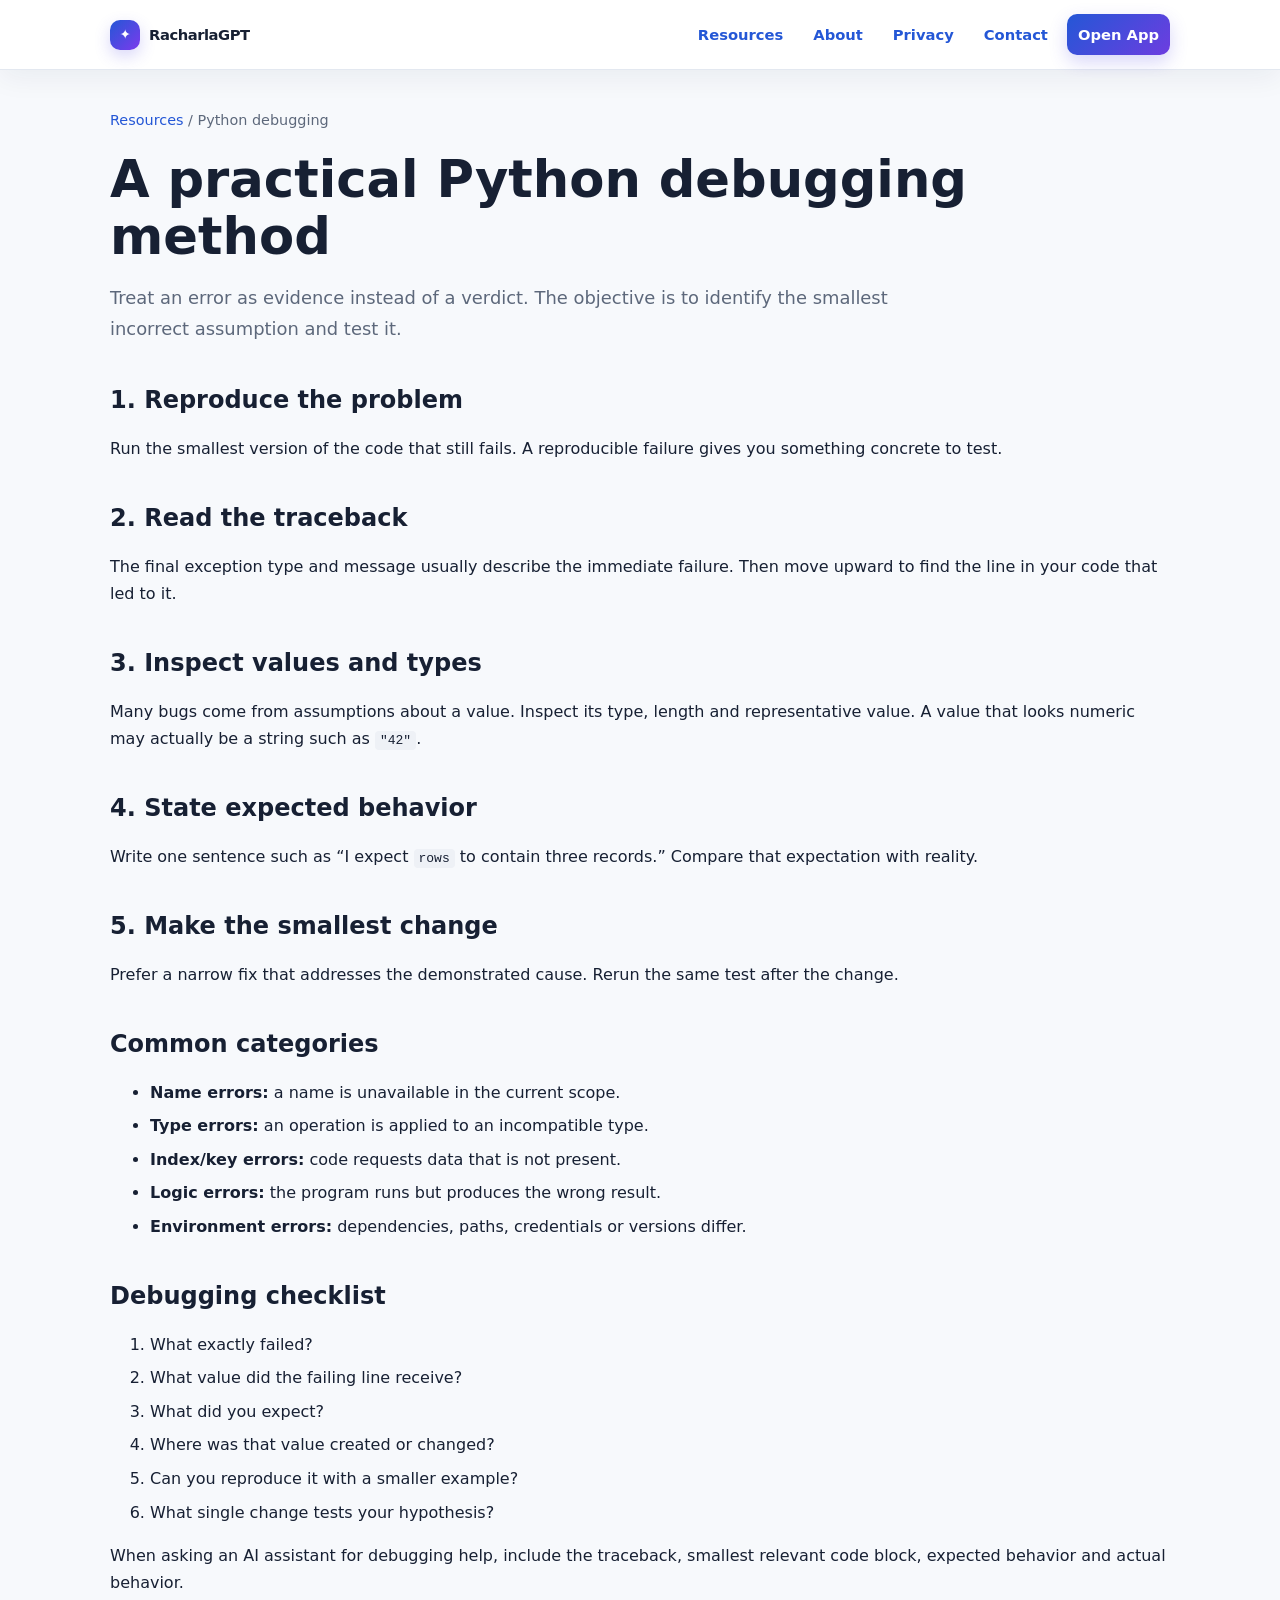
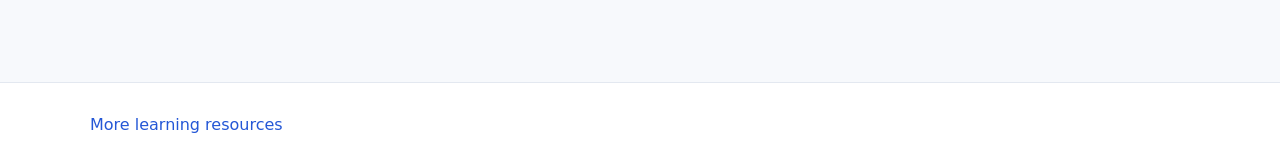
<file: python-debugging.html>
<!doctype html><html lang="en"><head><meta charset="utf-8"><meta name="viewport" content="width=device-width,initial-scale=1"><title>Python Debugging Guide — RacharlaGPT</title><meta name="description" content="A practical step-by-step method for debugging Python errors."><link rel="stylesheet" href="style.css"></head><body><header><nav class="nav"><a class="brand" href="index.html">RacharlaGPT</a><a href="resources.html">Resources</a><a href="about.html">About</a><a href="privacy.html">Privacy</a><a href="contact.html">Contact</a><a class="nav-app" href="https://racharlagpt.streamlit.app/">Open App</a></nav></header><main><div class="breadcrumb"><a href="resources.html">Resources</a> / Python debugging</div><h1>A practical Python debugging method</h1><p class="lead">Treat an error as evidence instead of a verdict. The objective is to identify the smallest incorrect assumption and test it.</p><h2>1. Reproduce the problem</h2><p>Run the smallest version of the code that still fails. A reproducible failure gives you something concrete to test.</p><h2>2. Read the traceback</h2><p>The final exception type and message usually describe the immediate failure. Then move upward to find the line in your code that led to it.</p><h2>3. Inspect values and types</h2><p>Many bugs come from assumptions about a value. Inspect its type, length and representative value. A value that looks numeric may actually be a string such as <code>"42"</code>.</p><h2>4. State expected behavior</h2><p>Write one sentence such as “I expect <code>rows</code> to contain three records.” Compare that expectation with reality.</p><h2>5. Make the smallest change</h2><p>Prefer a narrow fix that addresses the demonstrated cause. Rerun the same test after the change.</p><h2>Common categories</h2><ul><li><strong>Name errors:</strong> a name is unavailable in the current scope.</li><li><strong>Type errors:</strong> an operation is applied to an incompatible type.</li><li><strong>Index/key errors:</strong> code requests data that is not present.</li><li><strong>Logic errors:</strong> the program runs but produces the wrong result.</li><li><strong>Environment errors:</strong> dependencies, paths, credentials or versions differ.</li></ul><h2>Debugging checklist</h2><ol><li>What exactly failed?</li><li>What value did the failing line receive?</li><li>What did you expect?</li><li>Where was that value created or changed?</li><li>Can you reproduce it with a smaller example?</li><li>What single change tests your hypothesis?</li></ol><p>When asking an AI assistant for debugging help, include the traceback, smallest relevant code block, expected behavior and actual behavior.</p></main><footer><div class="footer-inner"><a href="resources.html">More learning resources</a></div></footer></body></html>
</file>
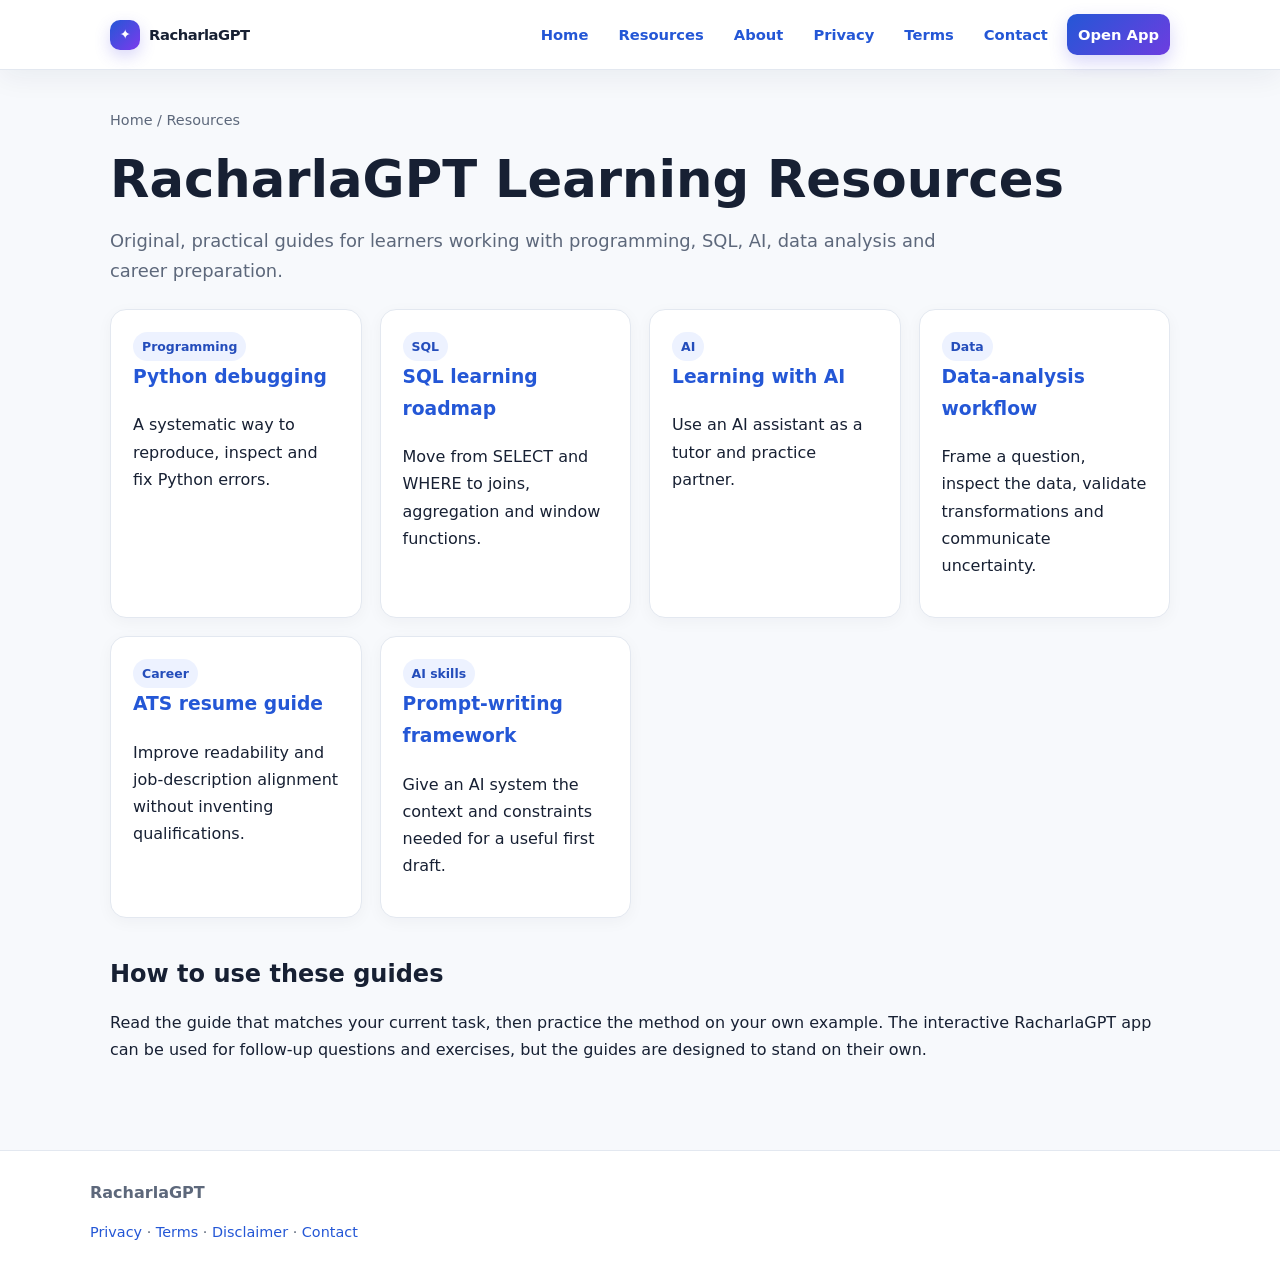
<file: resources.html>
<!doctype html><html lang="en"><head><meta charset="utf-8"><meta name="viewport" content="width=device-width,initial-scale=1"><title>RacharlaGPT Learning Resources</title><meta name="description" content="Original practical guides for programming, SQL, AI learning, data analysis, resumes and prompt writing."><meta name="robots" content="index, follow"><link rel="canonical" href="https://racharlagpt.in/resources.html"><link rel="stylesheet" href="style.css"></head><body><header><nav class="nav"><a class="brand" href="index.html">RacharlaGPT</a><a href="index.html">Home</a><a href="resources.html">Resources</a><a href="about.html">About</a><a href="privacy.html">Privacy</a><a href="terms.html">Terms</a><a href="contact.html">Contact</a><a class="nav-app" href="https://racharlagpt.streamlit.app/">Open App</a></nav></header><main><div class="breadcrumb">Home / Resources</div><h1>RacharlaGPT Learning Resources</h1><p class="lead">Original, practical guides for learners working with programming, SQL, AI, data analysis and career preparation.</p><div class="grid"><div class="card"><span class="tag">Programming</span><h3><a href="python-debugging.html">Python debugging</a></h3><p>A systematic way to reproduce, inspect and fix Python errors.</p></div><div class="card"><span class="tag">SQL</span><h3><a href="sql-roadmap.html">SQL learning roadmap</a></h3><p>Move from SELECT and WHERE to joins, aggregation and window functions.</p></div><div class="card"><span class="tag">AI</span><h3><a href="ai-learning.html">Learning with AI</a></h3><p>Use an AI assistant as a tutor and practice partner.</p></div><div class="card"><span class="tag">Data</span><h3><a href="data-analysis.html">Data-analysis workflow</a></h3><p>Frame a question, inspect the data, validate transformations and communicate uncertainty.</p></div><div class="card"><span class="tag">Career</span><h3><a href="ats-resume.html">ATS resume guide</a></h3><p>Improve readability and job-description alignment without inventing qualifications.</p></div><div class="card"><span class="tag">AI skills</span><h3><a href="prompting.html">Prompt-writing framework</a></h3><p>Give an AI system the context and constraints needed for a useful first draft.</p></div></div><h2>How to use these guides</h2><p>Read the guide that matches your current task, then practice the method on your own example. The interactive RacharlaGPT app can be used for follow-up questions and exercises, but the guides are designed to stand on their own.</p></main><footer><div class="footer-inner"><strong>RacharlaGPT</strong><p class="small"><a href="privacy.html">Privacy</a> · <a href="terms.html">Terms</a> · <a href="disclaimer.html">Disclaimer</a> · <a href="contact.html">Contact</a></p></div></footer></body></html>
</file>
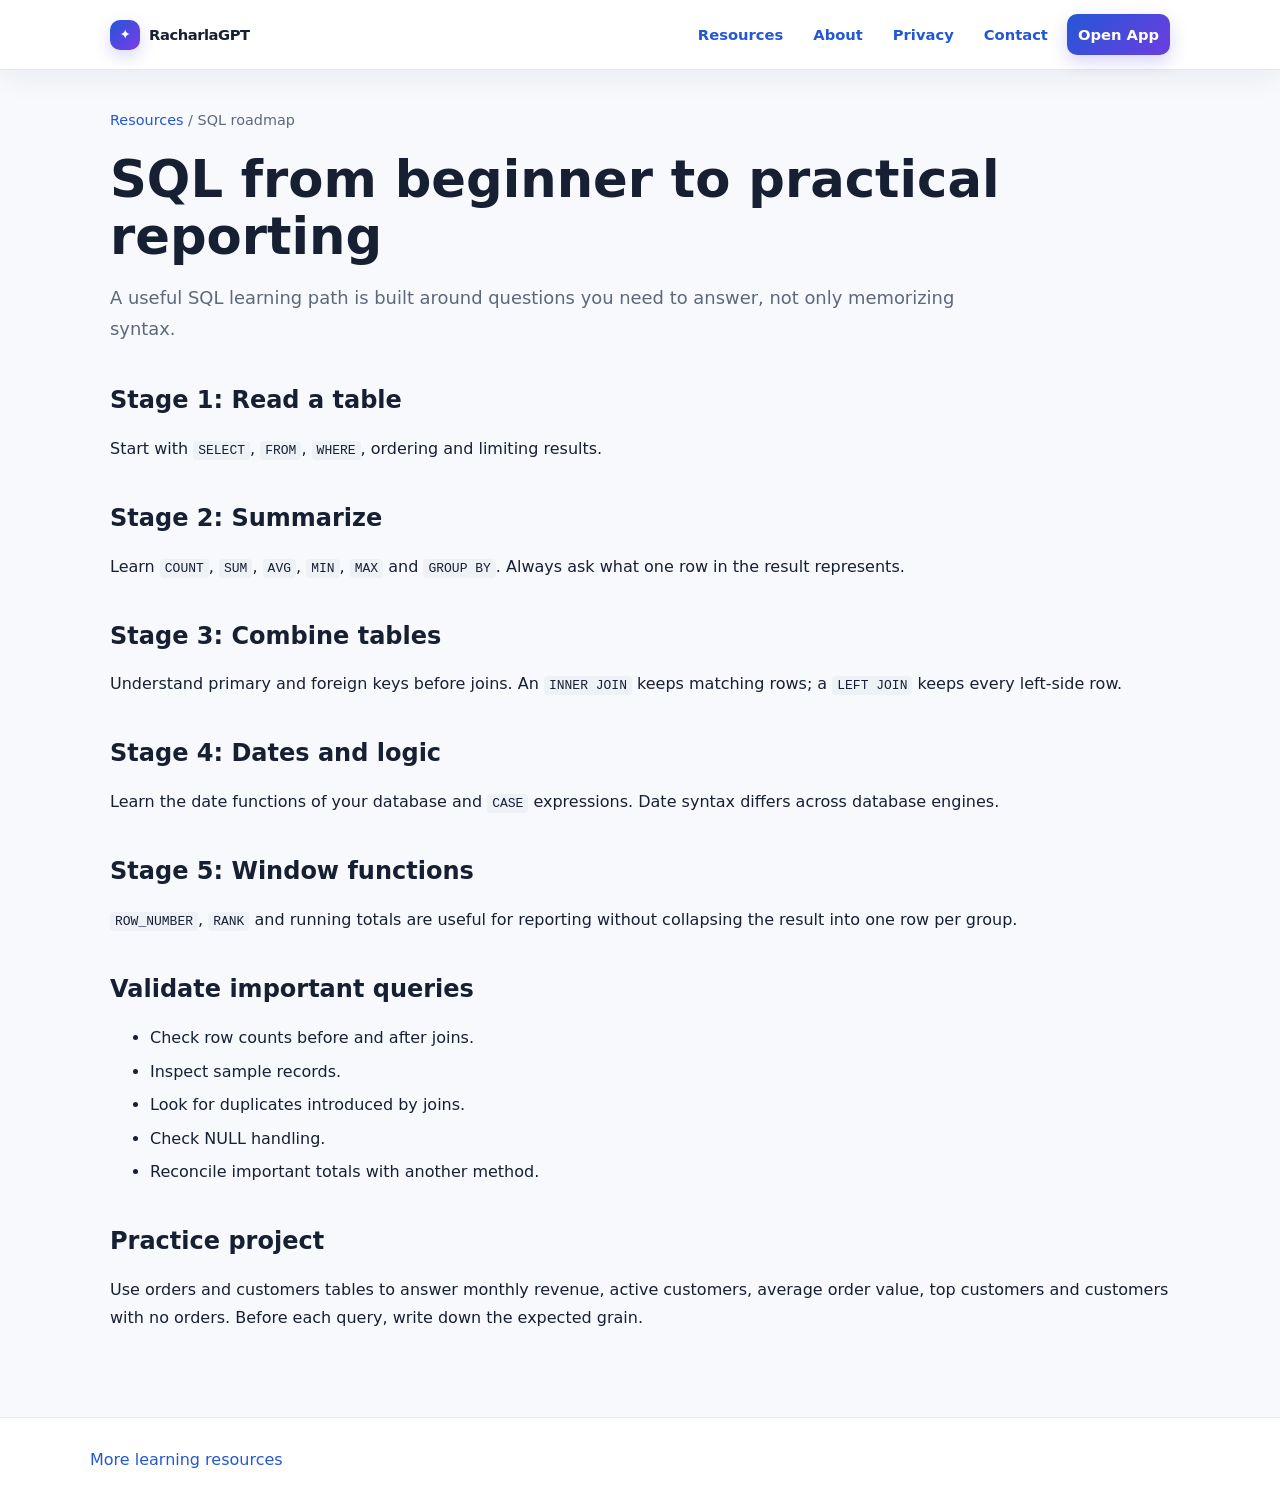
<file: sql-roadmap.html>
<!doctype html><html lang="en"><head><meta charset="utf-8"><meta name="viewport" content="width=device-width,initial-scale=1"><title>SQL Learning Roadmap — RacharlaGPT</title><meta name="description" content="A practical SQL learning path from basic queries to reporting and window functions."><link rel="stylesheet" href="style.css"></head><body><header><nav class="nav"><a class="brand" href="index.html">RacharlaGPT</a><a href="resources.html">Resources</a><a href="about.html">About</a><a href="privacy.html">Privacy</a><a href="contact.html">Contact</a><a class="nav-app" href="https://racharlagpt.streamlit.app/">Open App</a></nav></header><main><div class="breadcrumb"><a href="resources.html">Resources</a> / SQL roadmap</div><h1>SQL from beginner to practical reporting</h1><p class="lead">A useful SQL learning path is built around questions you need to answer, not only memorizing syntax.</p><h2>Stage 1: Read a table</h2><p>Start with <code>SELECT</code>, <code>FROM</code>, <code>WHERE</code>, ordering and limiting results.</p><h2>Stage 2: Summarize</h2><p>Learn <code>COUNT</code>, <code>SUM</code>, <code>AVG</code>, <code>MIN</code>, <code>MAX</code> and <code>GROUP BY</code>. Always ask what one row in the result represents.</p><h2>Stage 3: Combine tables</h2><p>Understand primary and foreign keys before joins. An <code>INNER JOIN</code> keeps matching rows; a <code>LEFT JOIN</code> keeps every left-side row.</p><h2>Stage 4: Dates and logic</h2><p>Learn the date functions of your database and <code>CASE</code> expressions. Date syntax differs across database engines.</p><h2>Stage 5: Window functions</h2><p><code>ROW_NUMBER</code>, <code>RANK</code> and running totals are useful for reporting without collapsing the result into one row per group.</p><h2>Validate important queries</h2><ul><li>Check row counts before and after joins.</li><li>Inspect sample records.</li><li>Look for duplicates introduced by joins.</li><li>Check NULL handling.</li><li>Reconcile important totals with another method.</li></ul><h2>Practice project</h2><p>Use orders and customers tables to answer monthly revenue, active customers, average order value, top customers and customers with no orders. Before each query, write down the expected grain.</p></main><footer><div class="footer-inner"><a href="resources.html">More learning resources</a></div></footer></body></html>
</file>
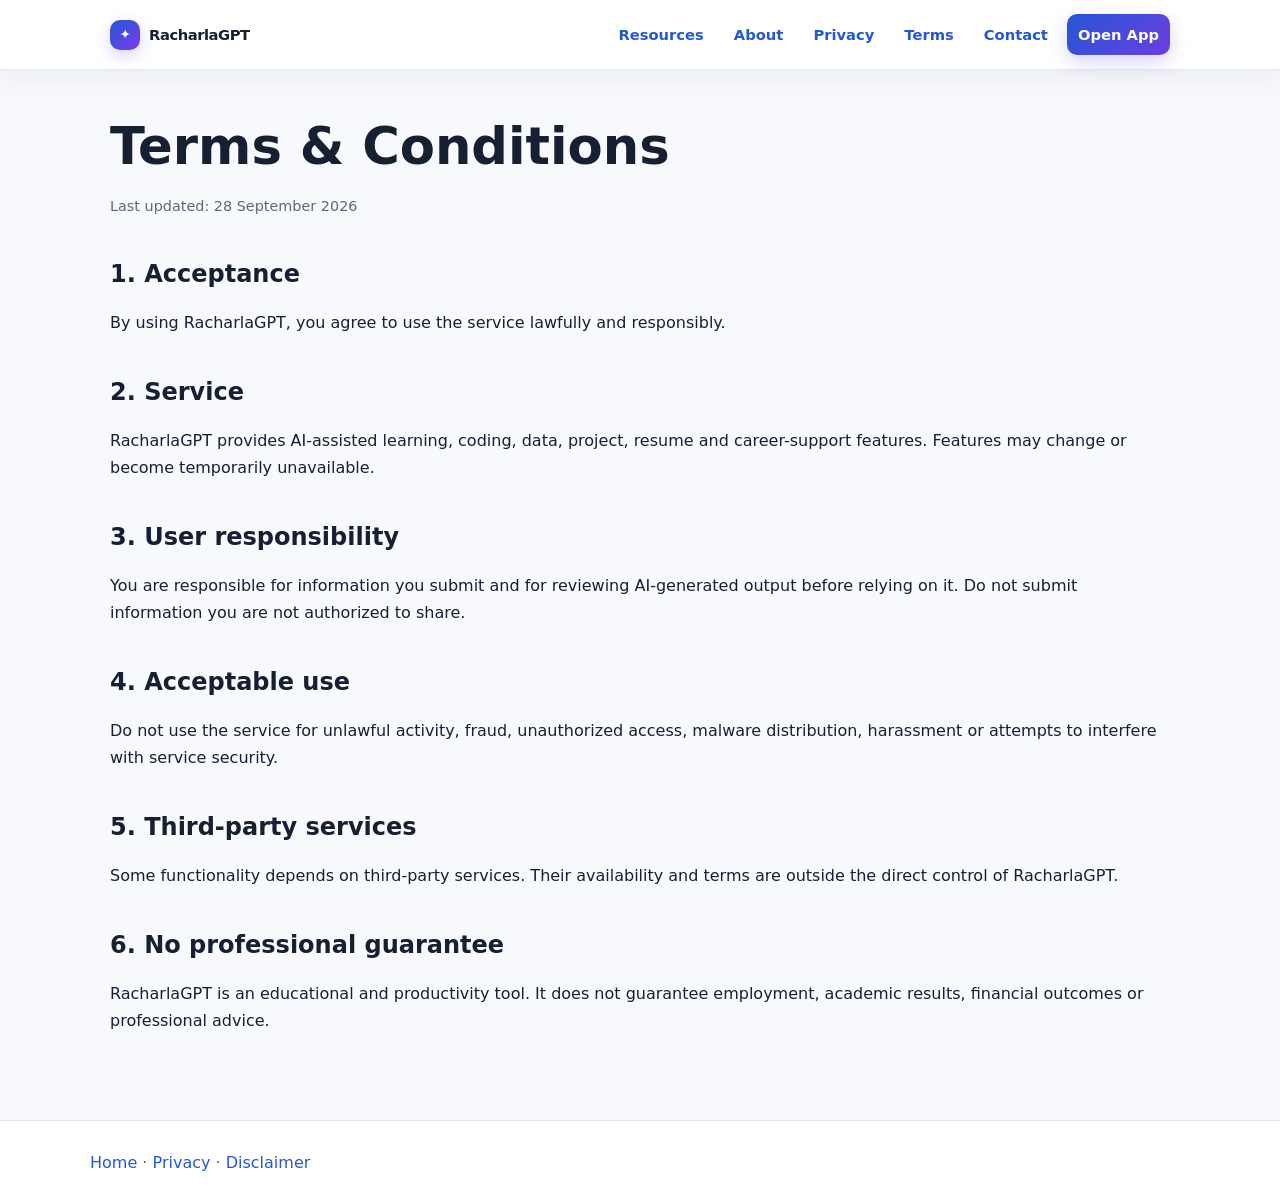
<file: terms.html>
<!doctype html><html lang="en"><head><meta charset="utf-8"><meta name="viewport" content="width=device-width,initial-scale=1"><title>Terms & Conditions — RacharlaGPT</title><meta name="description" content="Terms and conditions for using RacharlaGPT."><link rel="stylesheet" href="style.css"></head><body><header><nav class="nav"><a class="brand" href="index.html">RacharlaGPT</a><a href="resources.html">Resources</a><a href="about.html">About</a><a href="privacy.html">Privacy</a><a href="terms.html">Terms</a><a href="contact.html">Contact</a><a class="nav-app" href="https://racharlagpt.streamlit.app/">Open App</a></nav></header><main><h1>Terms & Conditions</h1><p class="small">Last updated: 28 September 2026</p><h2>1. Acceptance</h2><p>By using RacharlaGPT, you agree to use the service lawfully and responsibly.</p><h2>2. Service</h2><p>RacharlaGPT provides AI-assisted learning, coding, data, project, resume and career-support features. Features may change or become temporarily unavailable.</p><h2>3. User responsibility</h2><p>You are responsible for information you submit and for reviewing AI-generated output before relying on it. Do not submit information you are not authorized to share.</p><h2>4. Acceptable use</h2><p>Do not use the service for unlawful activity, fraud, unauthorized access, malware distribution, harassment or attempts to interfere with service security.</p><h2>5. Third-party services</h2><p>Some functionality depends on third-party services. Their availability and terms are outside the direct control of RacharlaGPT.</p><h2>6. No professional guarantee</h2><p>RacharlaGPT is an educational and productivity tool. It does not guarantee employment, academic results, financial outcomes or professional advice.</p></main><footer><div class="footer-inner"><a href="index.html">Home</a> · <a href="privacy.html">Privacy</a> · <a href="disclaimer.html">Disclaimer</a></div></footer></body></html>
</file>
<file: style.css>
:root{--bg:#f7f9fc;--card:#fff;--text:#172033;--muted:#5d687b;--brand:#2457d6;--border:#e3e8f0}*{box-sizing:border-box}body{margin:0;font-family:Inter,system-ui,-apple-system,BlinkMacSystemFont,"Segoe UI",sans-serif;background:var(--bg);color:var(--text);line-height:1.7}a{color:var(--brand);text-decoration:none}a:hover{text-decoration:underline}header{background:#fff;border-bottom:1px solid var(--border);position:sticky;top:0;z-index:5}.nav{max-width:1100px;margin:auto;padding:14px 20px;display:flex;align-items:center;gap:18px;flex-wrap:wrap}.brand{font-weight:800;font-size:1.2rem;color:var(--text);margin-right:auto}.nav a{font-weight:650;font-size:.92rem}main{max-width:1100px;margin:auto;padding:38px 20px 70px}.hero{background:linear-gradient(135deg,#eef4ff,#f8fbff);border:1px solid #dbe6ff;border-radius:22px;padding:42px 34px;margin-bottom:28px}h1{font-size:clamp(2rem,5vw,3.2rem);line-height:1.12;margin:.2em 0 .35em}h2{margin-top:1.7em;line-height:1.25}.lead{font-size:1.12rem;color:var(--muted);max-width:850px}.grid{display:grid;grid-template-columns:repeat(auto-fit,minmax(250px,1fr));gap:18px;margin:22px 0}.card{background:var(--card);border:1px solid var(--border);border-radius:16px;padding:22px;box-shadow:0 4px 16px rgba(20,35,60,.04)}.card h3{margin-top:0}.tag{display:inline-block;font-size:.78rem;font-weight:750;background:#edf2ff;color:#244dbb;padding:4px 9px;border-radius:999px}.cta{display:inline-block;background:var(--brand);color:#fff;padding:11px 17px;border-radius:10px;font-weight:750;margin-top:8px}.cta:hover{color:#fff;text-decoration:none}.note{background:#fff;border-left:4px solid var(--brand);padding:14px 17px;margin:20px 0;border-radius:8px}li{margin:.4em 0}footer{background:#fff;border-top:1px solid var(--border);padding:28px 20px;color:var(--muted)}.footer-inner{max-width:1100px;margin:auto}.small{font-size:.9rem;color:var(--muted)}.breadcrumb{font-size:.9rem;color:var(--muted);margin-bottom:18px}code{background:#eef1f6;padding:2px 5px;border-radius:4px}@media(max-width:650px){.hero{padding:28px 20px}.nav{gap:10px}.nav a{font-size:.86rem}}

/* Premium navigation + editorial layout */
header{backdrop-filter:blur(14px);background:rgba(255,255,255,.92);box-shadow:0 8px 28px rgba(20,35,60,.06)}
.nav{min-height:68px;gap:8px}
.brand{display:inline-flex;align-items:center;gap:9px;font-weight:900;letter-spacing:-.03em}
.brand::before{content:"✦";display:inline-grid;place-items:center;width:30px;height:30px;border-radius:10px;background:linear-gradient(135deg,#2457d6,#7c3aed);color:#fff;font-size:.85rem;box-shadow:0 6px 16px rgba(76,70,229,.22)}
.nav a:not(.brand){padding:8px 11px;border-radius:10px;transition:.18s ease}
.nav a:not(.brand):hover{background:#eef2ff;text-decoration:none;color:#1d4ed8}
.nav .nav-app{background:linear-gradient(135deg,#2457d6,#6d3de0);color:#fff!important;box-shadow:0 7px 18px rgba(76,70,229,.22)}
.nav .nav-app:hover{background:linear-gradient(135deg,#1d4ed8,#5b21b6)!important}
.hero{box-shadow:0 20px 55px rgba(36,87,214,.08)}
.card{transition:transform .18s ease,box-shadow .18s ease,border-color .18s ease}
.card:hover{transform:translateY(-2px);box-shadow:0 14px 32px rgba(20,35,60,.08);border-color:#d2dcf5}
@media(max-width:650px){.brand{width:100%;margin-right:0}.nav{padding:10px 14px}.nav a:not(.brand){font-size:.8rem;padding:7px 8px}}
</file>
